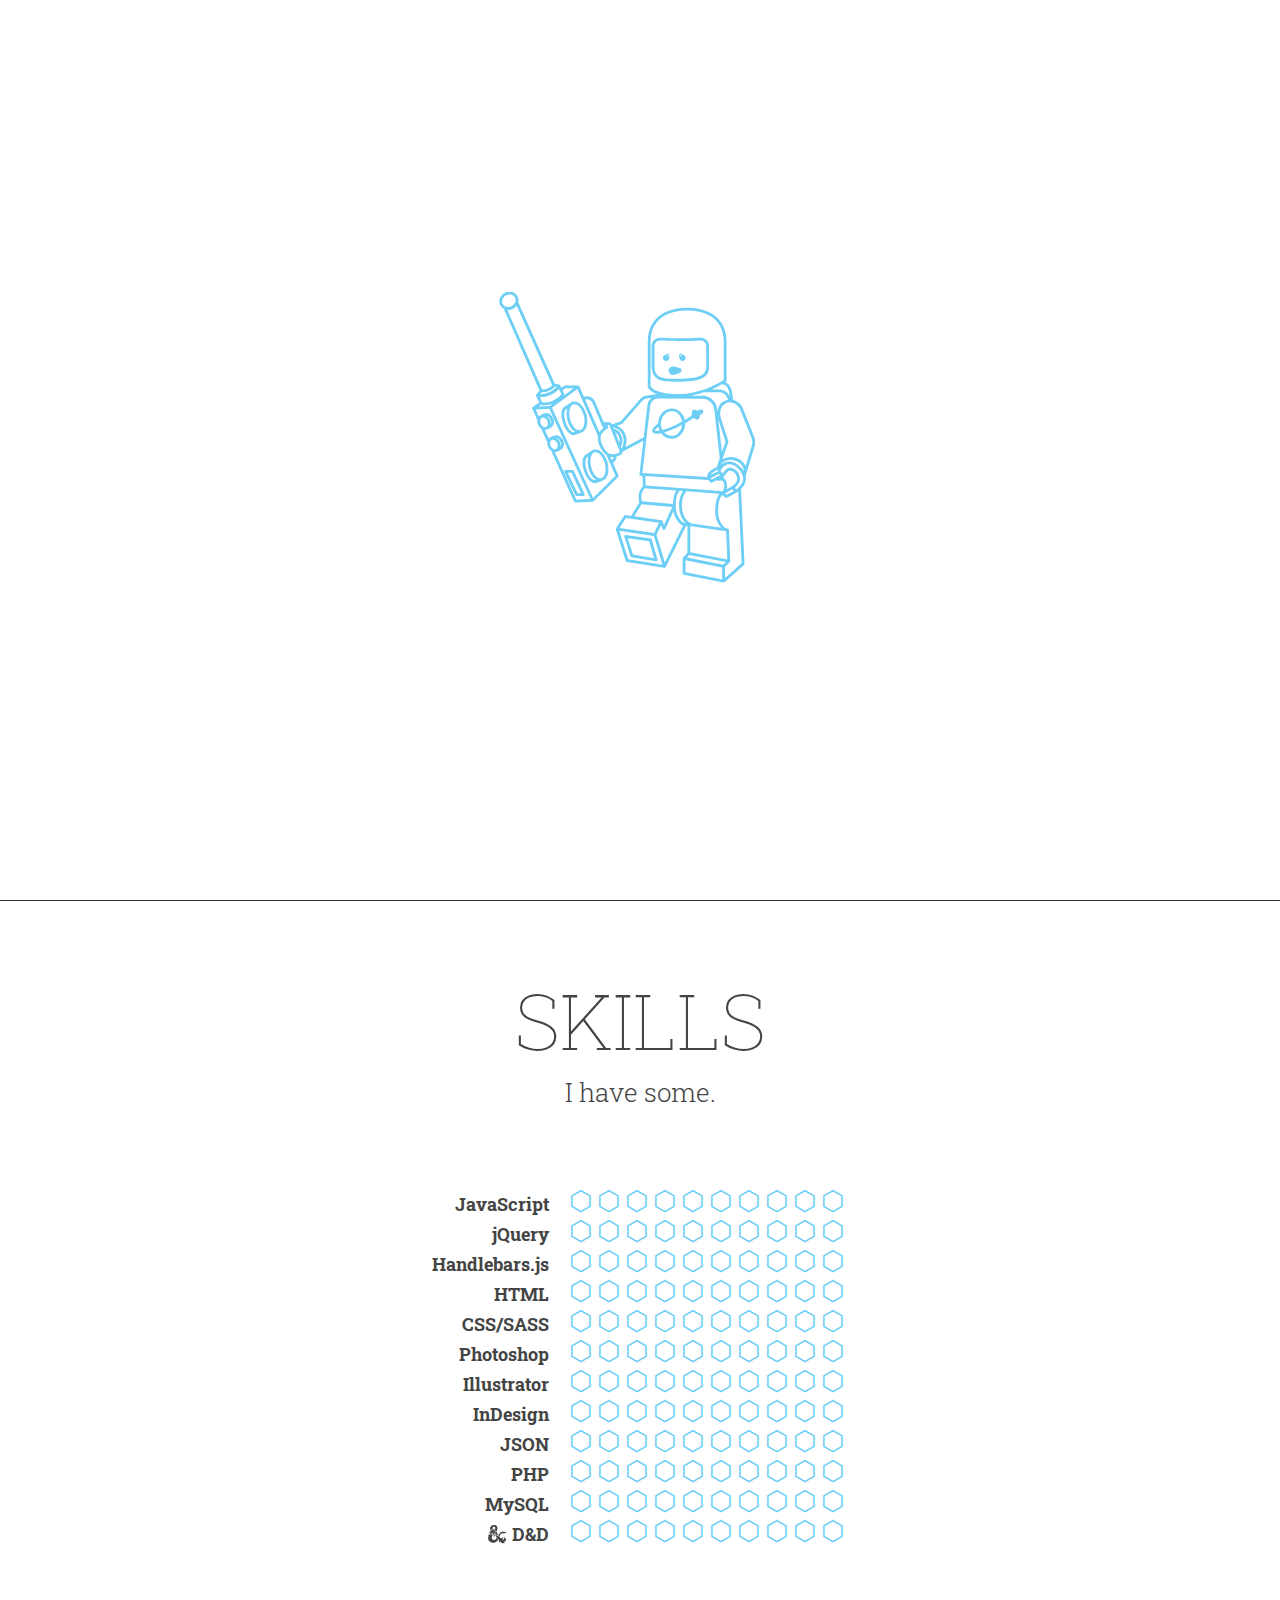
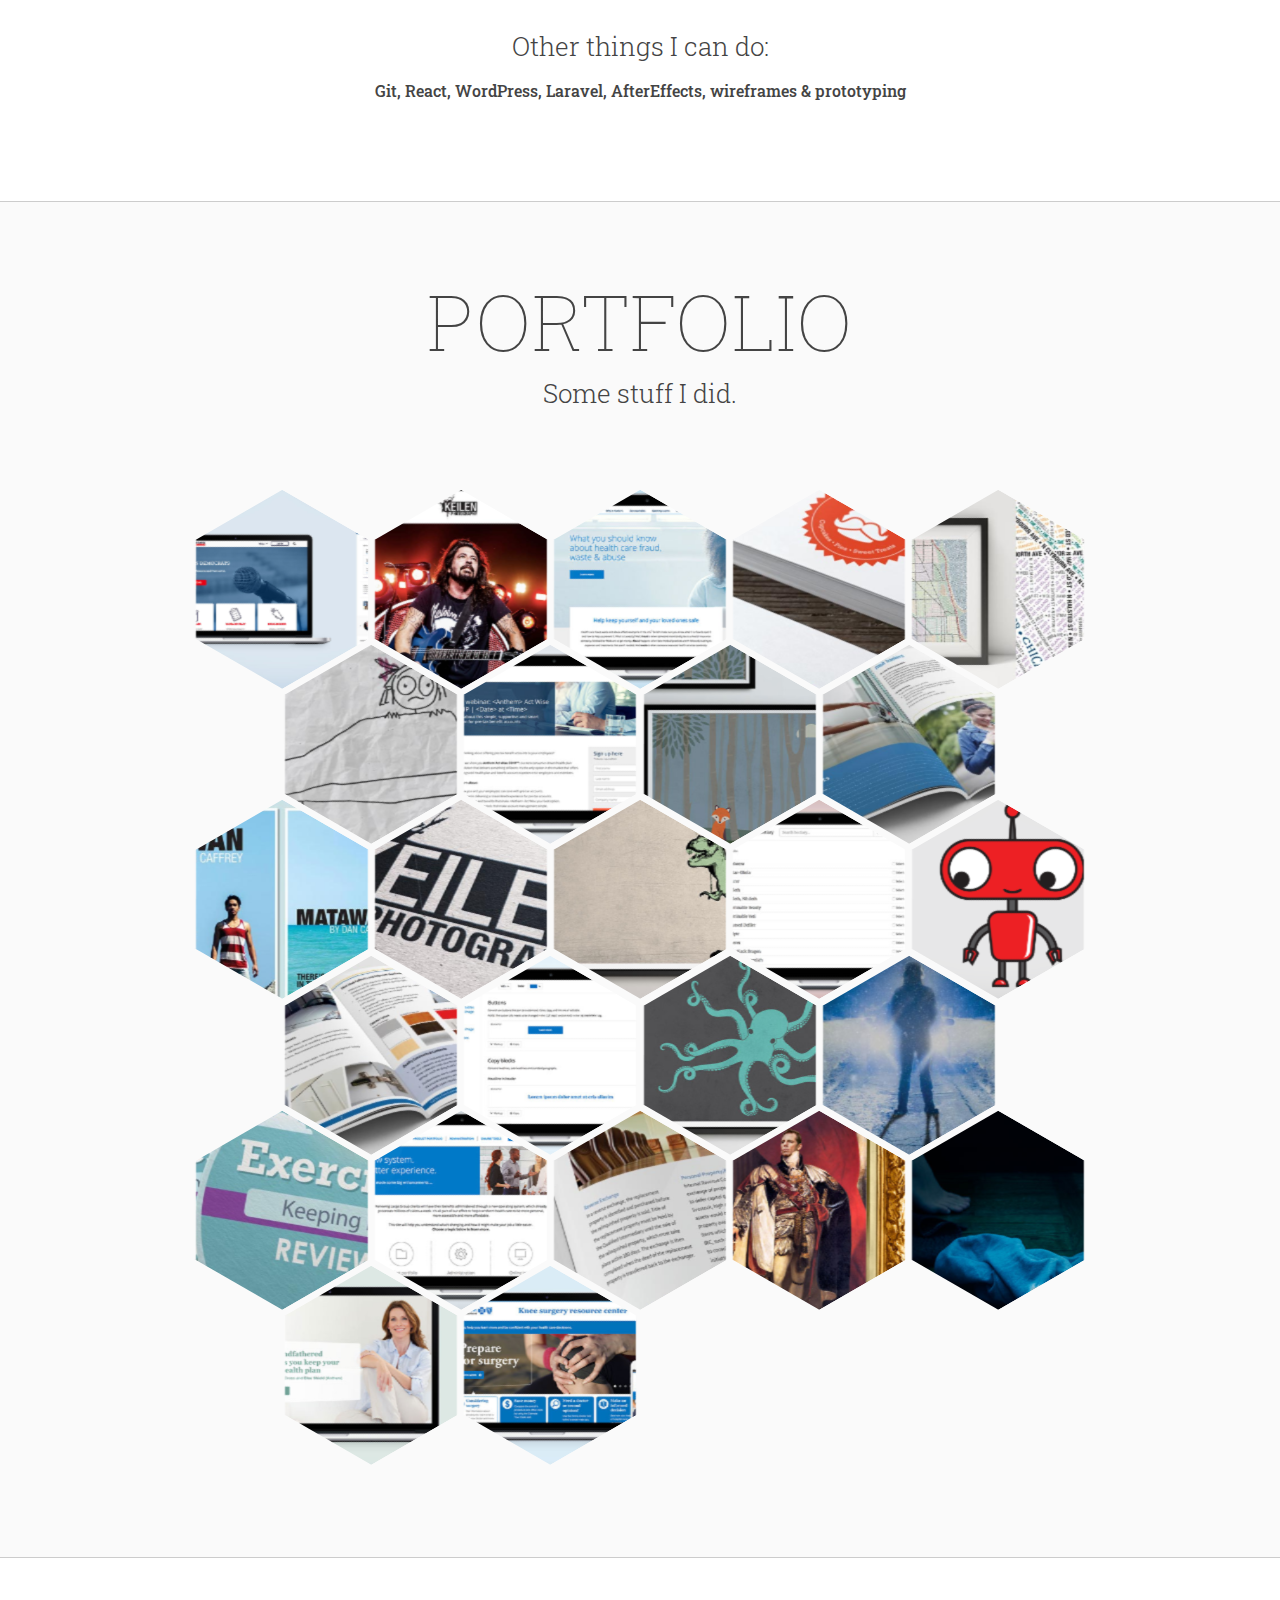
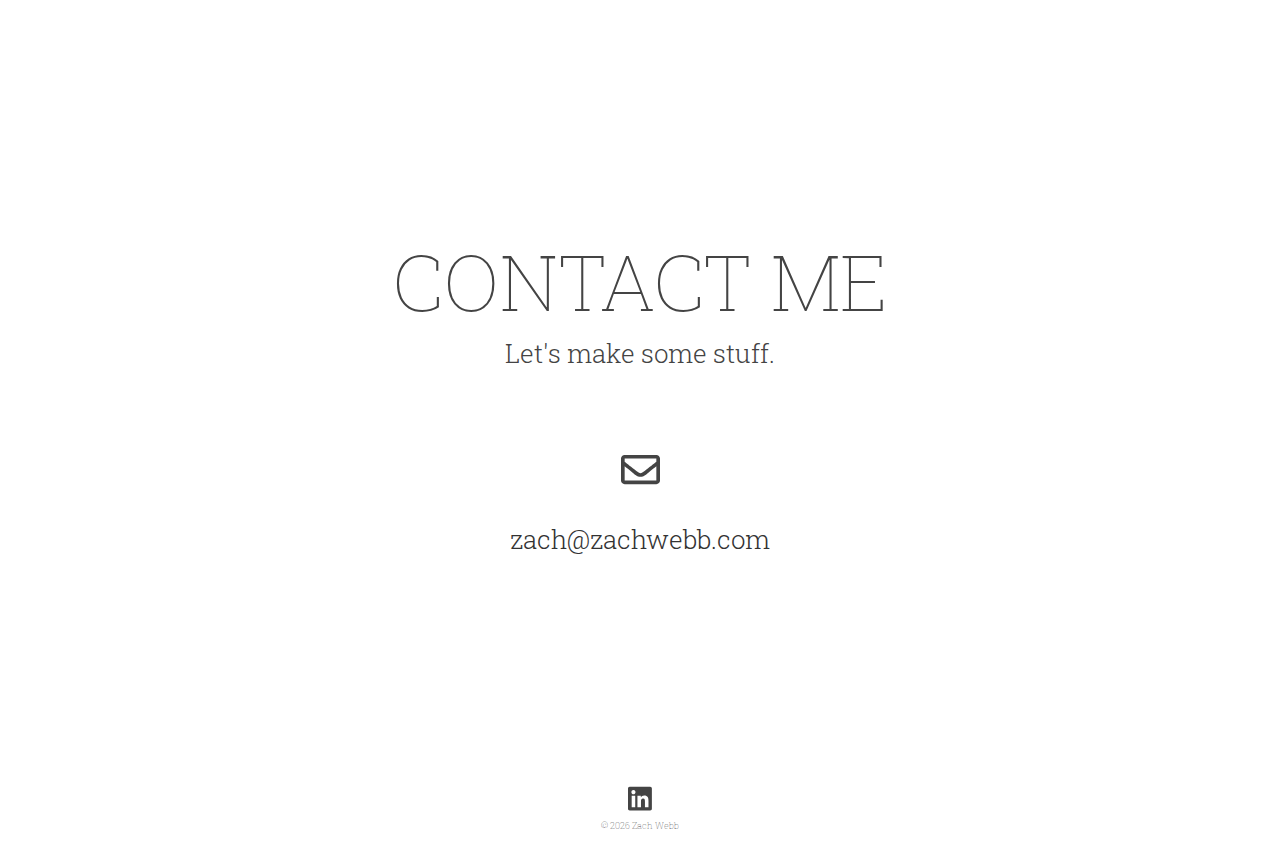
<file: index.html>
<!DOCTYPE html>
<html lang="en">

<head>
    <meta charset="utf-8">
    <meta http-equiv="X-UA-Compatible" content="IE=edge">
    <meta name="viewport" content="width=device-width, shrink-to-fit=no, initial-scale=1">
    <meta name="description" content="">
    <meta name="author" content="">
    <title>Zach Webb</title>
    <!-- Google fonts -->
    <link href="https://fonts.googleapis.com/css?family=Roboto+Slab:100,300,400,700" rel="stylesheet">
    <!-- Swipebox CSS -->
    <link rel="stylesheet" href="js/lib/swipebox/src/css/swipebox.css">
    <!-- Custom CSS -->
    <link href="css/style.css" rel="stylesheet">
    <link href="css/hexagons.css" rel="stylesheet">
    <!-- Font Awesome -->
    <script defer src="js/lib/fontawesome-free-5.1.0-web/js/all.js"></script>
    <!-- Font awesome shim -->
    <script defer src="js/lib/fontawesome-free-5.1.0-web/js/v4-shims.js"></script>
    <!-- HTML5 Shim and Respond.js IE8 support of HTML5 elements and media queries -->
    <!-- WARNING: Respond.js doesn't work if you view the page via file:// -->
    <!--[if lt IE 9]>
    <script src="https://oss.maxcdn.com/libs/html5shiv/3.7.0/html5shiv.js"></script>
    <script src="https://oss.maxcdn.com/libs/respond.js/1.4.2/respond.min.js"></script>
<![endif]-->
</head>

<body>
    <div id="preloader">
        <div class="plInner">
            <img src="images/spacemanPL.svg">
        </div>
    </div>

    <div id="pageWrap" class="group">
        <div id="toolBar">
            <div id="toolMenu">
                <a href="#splash">About</a>
                <a href="#skills">Skills</a>
                <a href="#portfolio">Portfolio</a>
                <a href="#contact">Contact</a>
            </div>
            <div class="toolLogo">
                <img class="mainLogo" src="images/zwSmV2.svg">
            </div>
        </div>
        <div class="content">
            <div id="splash" class="bgCover">
                <div id="splashContent">
                    <h1>Zach Webb</h1>
                    <h2 class="">Design. Development. Dungeons &amp; Dragons.</h2>
                    <div class="ruleSm"></div>
                    <p>Hi! I'm Zach. This is my portfolio. I'm a designer, developer, and all-around decent guy. I like LEGOs, board games, D&amp;D, baseball, playing music, and of course, <span class="noWrap">creating things.</span></p>
                    <p>I can currently Director of Product & Technology for the National&nbsp;Democratic&nbsp;Training&nbsp;Committee.</p>
                    <p>I think we'll be great friends.</p>
                    <div class="nextWrap">
                        <i class="fas fa-chevron-down"></i>
                    </div>
                </div>
            </div>
            <div id="skills" class="section bgCover">
                <h1>Skills</h1>
                <h2>I have some.</h2>
                <div class="ruleSm"></div>
                    <div class="center50">
                        
                    <div class="table">
                        
                        <div class="skill group">
                            <div class="skillName">
                                <!-- <i class="fab fa-js"></i>  -->JavaScript</div>
                            <div class="percent">
                                <div class="hexSkill fill"></div>
                                <div class="hexSkill fill"></div>
                                <div class="hexSkill fill"></div>
                                <div class="hexSkill fill"></div>
                                <div class="hexSkill fill"></div>
                                <div class="hexSkill fill"></div>
                                <div class="hexSkill fill"></div>
                                <div class="hexSkill fill"></div>
                                <div class="hexSkill"></div>
                                <div class="hexSkill"></div>
                            </div>
                        </div>
                        <div class="skill group">
                            <div class="skillName">jQuery</div>
                            <div class="percent">
                                <div class="hexSkill fill"></div>
                                <div class="hexSkill fill"></div>
                                <div class="hexSkill fill"></div>
                                <div class="hexSkill fill"></div>
                                <div class="hexSkill fill"></div>
                                <div class="hexSkill fill"></div>
                                <div class="hexSkill fill"></div>
                                <div class="hexSkill fill"></div>
                                <div class="hexSkill"></div>
                                <div class="hexSkill"></div>
                            </div>
                        </div>
                        <div class="skill group">
                            <div class="skillName">
                                <!-- <i class="fab fa-css3-alt"></i>  -->Handlebars.js</div>
                            <div class="percent">
                                <div class="hexSkill fill"></div>
                                <div class="hexSkill fill"></div>
                                <div class="hexSkill fill"></div>
                                <div class="hexSkill fill"></div>
                                <div class="hexSkill fill"></div>
                                <div class="hexSkill fill"></div>
                                <div class="hexSkill fill"></div>
                                <div class="hexSkill fill"></div>
                                <div class="hexSkill fill"></div>
                                <div class="hexSkill"></div>
                            </div>
                        </div>
                        <div class="skill group">
                            <div class="skillName">
                                <!-- <i class="fab fa-html5"></i>  -->HTML</div>
                            <div class="percent">
                                <div class="hexSkill fill"></div>
                                <div class="hexSkill fill"></div>
                                <div class="hexSkill fill"></div>
                                <div class="hexSkill fill"></div>
                                <div class="hexSkill fill"></div>
                                <div class="hexSkill fill"></div>
                                <div class="hexSkill fill"></div>
                                <div class="hexSkill fill"></div>
                                <div class="hexSkill"></div>
                                <div class="hexSkill"></div>
                            </div>
                        </div>
                        <div class="skill group">
                            <div class="skillName">
                                <!-- <i class="fab fa-css3-alt"></i>  -->CSS/SASS</div>
                            <div class="percent">
                                <div class="hexSkill fill"></div>
                                <div class="hexSkill fill"></div>
                                <div class="hexSkill fill"></div>
                                <div class="hexSkill fill"></div>
                                <div class="hexSkill fill"></div>
                                <div class="hexSkill fill"></div>
                                <div class="hexSkill fill"></div>
                                <div class="hexSkill fill"></div>
                                <div class="hexSkill"></div>
                                <div class="hexSkill"></div>
                            </div>
                        </div>
                        <div class="skill group">
                            <div class="skillName">Photoshop</div>
                            <div class="percent">
                                <div class="hexSkill fill"></div>
                                <div class="hexSkill fill"></div>
                                <div class="hexSkill fill"></div>
                                <div class="hexSkill fill"></div>
                                <div class="hexSkill fill"></div>
                                <div class="hexSkill fill"></div>
                                <div class="hexSkill fill"></div>
                                <div class="hexSkill fill"></div>
                                <div class="hexSkill fill"></div>
                                <div class="hexSkill"></div>
                            </div>
                        </div>
                        <div class="skill group">
                            <div class="skillName">Illustrator</div>
                            <div class="percent">
                                <div class="hexSkill fill"></div>
                                <div class="hexSkill fill"></div>
                                <div class="hexSkill fill"></div>
                                <div class="hexSkill fill"></div>
                                <div class="hexSkill fill"></div>
                                <div class="hexSkill fill"></div>
                                <div class="hexSkill fill"></div>
                                <div class="hexSkill fill"></div>
                                <div class="hexSkill fill"></div>
                                <div class="hexSkill"></div>
                            </div>
                        </div>
                        <div class="skill group">
                            <div class="skillName">InDesign</div>
                            <div class="percent">
                                <div class="hexSkill fill"></div>
                                <div class="hexSkill fill"></div>
                                <div class="hexSkill fill"></div>
                                <div class="hexSkill fill"></div>
                                <div class="hexSkill fill"></div>
                                <div class="hexSkill fill"></div>
                                <div class="hexSkill fill"></div>
                                <div class="hexSkill fill"></div>
                                <div class="hexSkill fill"></div>
                                <div class="hexSkill"></div>
                            </div>
                        </div>
                        <div class="skill group">
                            <div class="skillName">JSON</div>
                            <div class="percent">
                                <div class="hexSkill fill"></div>
                                <div class="hexSkill fill"></div>
                                <div class="hexSkill fill"></div>
                                <div class="hexSkill fill"></div>
                                <div class="hexSkill fill"></div>
                                <div class="hexSkill fill"></div>
                                <div class="hexSkill fill"></div>
                                <div class="hexSkill fill"></div>
                                <div class="hexSkill fill"></div>
                                <div class="hexSkill"></div>
                            </div>
                        </div>
                        <div class="skill group">
                            <div class="skillName">
                                <!-- <i class="fab fa-php"></i>  -->PHP</div>
                            <div class="percent">
                                <div class="hexSkill fill"></div>
                                <div class="hexSkill fill"></div>
                                <div class="hexSkill fill"></div>
                                <div class="hexSkill fill"></div>
                                <div class="hexSkill fill"></div>
                                <div class="hexSkill fill"></div>
                                <div class="hexSkill fill"></div>
                                <div class="hexSkill fill"></div>
                                <div class="hexSkill"></div>
                                <div class="hexSkill"></div>
                            </div>
                        </div>
                        <div class="skill group">
                            <div class="skillName">
                                <!-- <i class="fas fa-database"></i>  -->MySQL</div>
                            <div class="percent">
                                <div class="hexSkill fill"></div>
                                <div class="hexSkill fill"></div>
                                <div class="hexSkill fill"></div>
                                <div class="hexSkill fill"></div>
                                <div class="hexSkill fill"></div>
                                <div class="hexSkill fill"></div>
                                <div class="hexSkill"></div>
                                <div class="hexSkill"></div>
                                <div class="hexSkill"></div>
                                <div class="hexSkill"></div>
                            </div>
                        </div>
                        <div class="skill group">
                            <div class="skillName"><i class="fab fa-d-and-d"></i> D&amp;D</div>
                            <div class="percent">
                                <div class="hexSkill fill"></div>
                                <div class="hexSkill fill"></div>
                                <div class="hexSkill fill"></div>
                                <div class="hexSkill fill"></div>
                                <div class="hexSkill fill"></div>
                                <div class="hexSkill fill"></div>
                                <div class="hexSkill fill"></div>
                                <div class="hexSkill fill"></div>
                                <div class="hexSkill fill"></div>
                                <div class="hexSkill fill"></div>
                            </div>
                        </div>
                    </div>

                    <div class="textCenter">
                        <div class="ruleSm"></div>
                        <h2>Other things I can do:</h2>
                        <p>Git, React, WordPress, Laravel, AfterEffects, wireframes & prototyping</p>
                    </div>
                </div>
            </div>
            <div id="portfolio" class="section bgCover">
                <h1>Portfolio</h1>
                <h2>Some stuff I did.</h2>
                <div class="ruleSm"></div>
                <!-- <div id="portWrap" class="grid group">
                    
                </div> -->

                 <ul id="hexGrid"></ul>
            </div>
            <div id="contact" class="section bgCover">
                <div class="centerWrap">
                    <h1>Contact me</h1>
                    <h2>Let's make some stuff.</h2>
                    <div class="ruleSm"></div>
                    <div class="center50 textCenter">
                        
                        <div class="emailIcon">
                            
                        <i class="far fa-envelope"></i>
                        </div>
                        <div class="emailWrap">
                            <a href="#" class="link"><span id="email">please enable javascript to view</span>
                            </a>
                        </div>
                    </div>
                </div>
                <footer>
                    <div class="social">
                        <a href="http://www.linkedin.com/in/zachary-webb-998bbb1b">
                            <i class="fab fa-linkedin"></i>
                        </a>
                    </div>
                    <div>&copy; <span class="currentYear"></span> Zach Webb</div> 
                </footer>
            </div>
        </div>
    </div>
    <!-- jQuery -->
    <script src="js/lib/jquery-3.2.1.min.js"></script>
    <!-- Handlebars -->
    <script src="js/lib/handlebars-v4.0.5.js"></script>
    <!-- Swipebox -->
    <script src="js/lib/swipebox/src/js/jquery.swipebox.js"></script>
    <!-- Custom JavaScript -->
    <script src="js/script.js"></script>
</body>

</html>
</file>
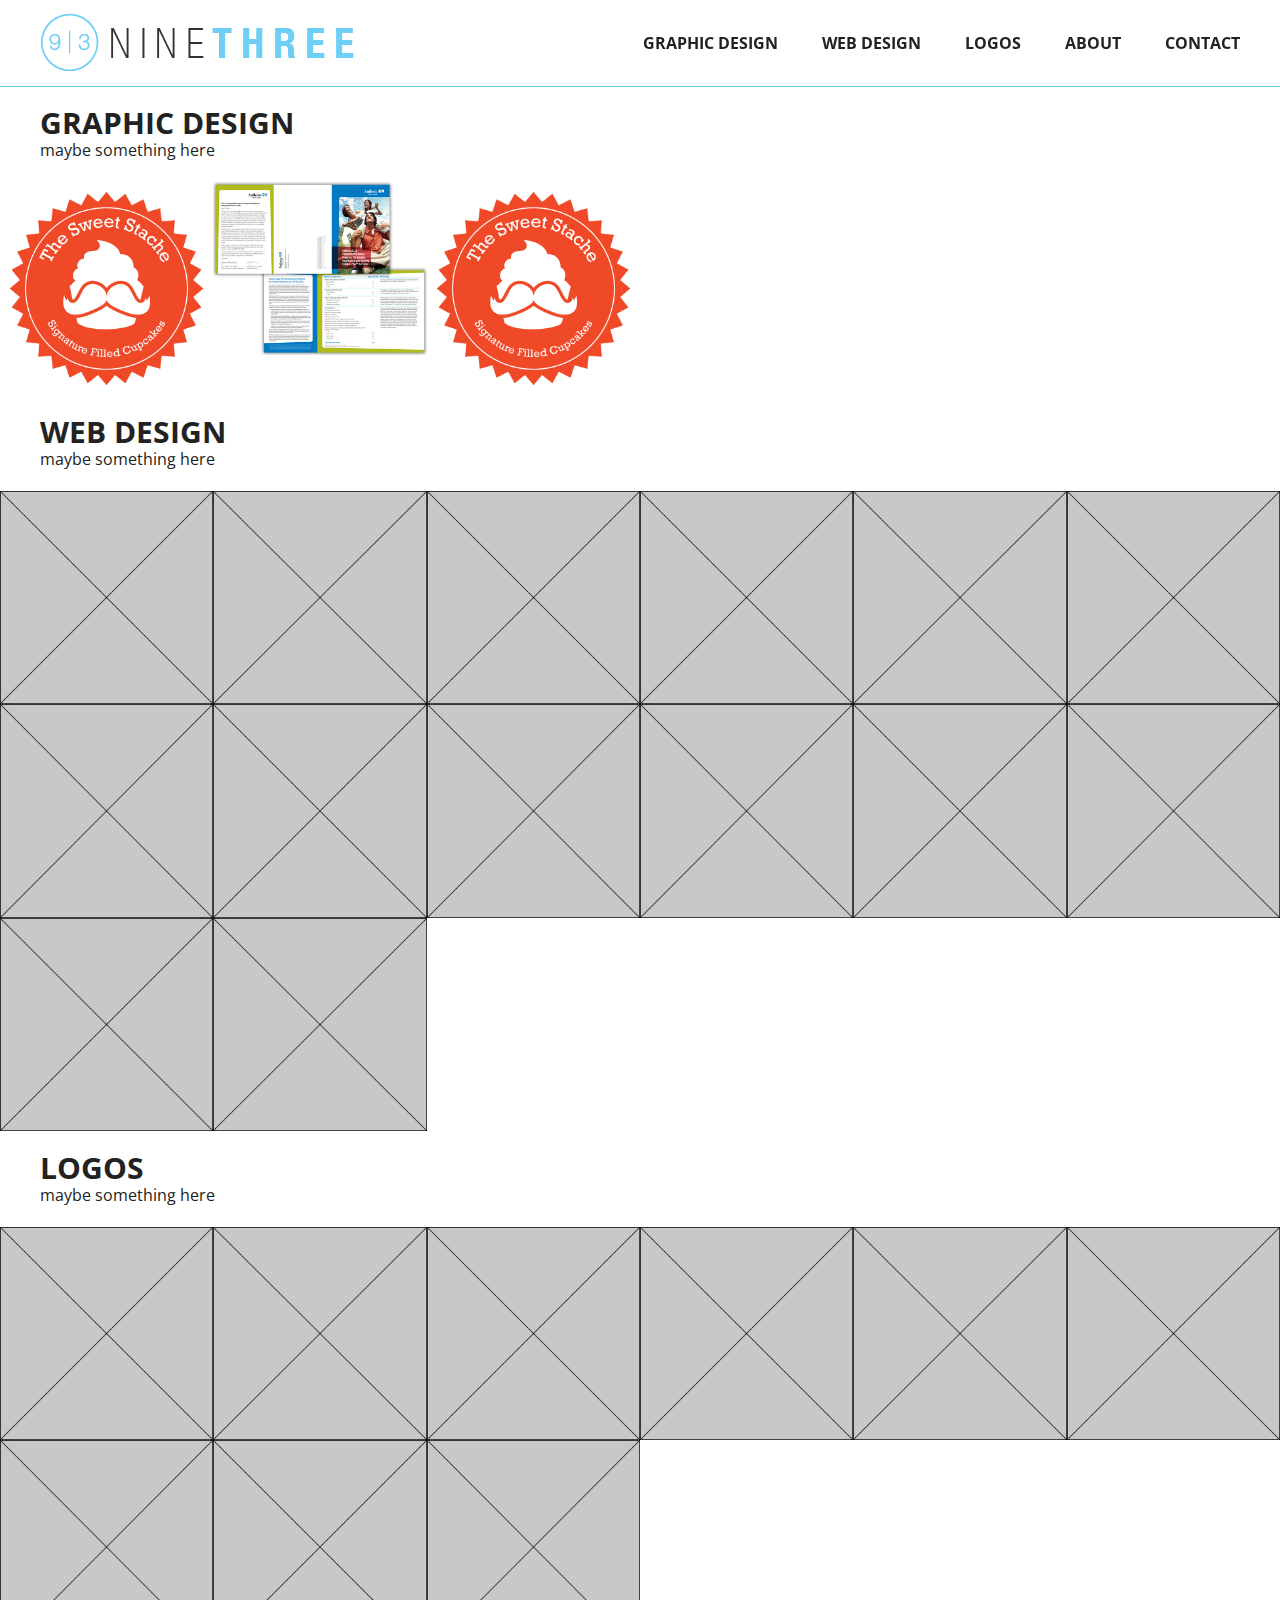
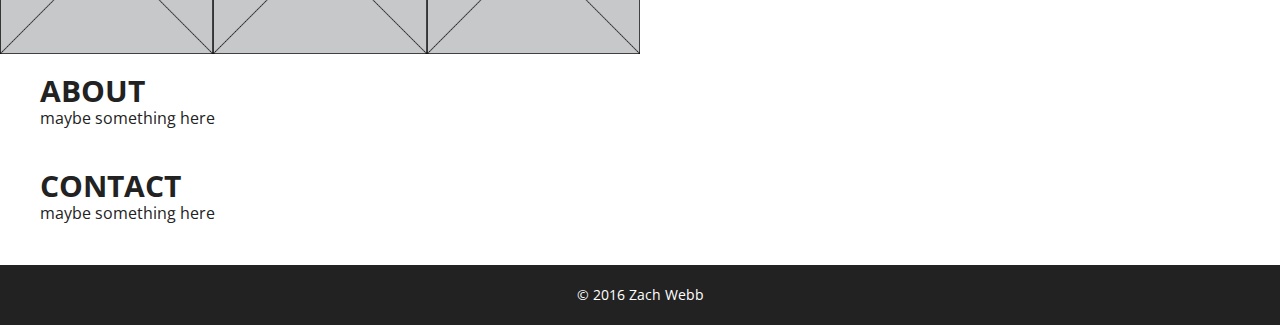
<file: NineThree/index.html>
<!DOCTYPE html>
<html lang="en">
	<head>
	<meta charset="utf-8">
    <meta http-equiv="X-UA-Compatible" content="IE=edge">
	<meta name="viewport" content="width=device-width, initial-scale=1">
	<!-- The above 3 meta tags *must* come first in the head; any other head content must come *after* these tags -->

	<title>Nine Three Studios</title>

	<!-- Bootstrap -->
    <link href="bootstrap-3.3.6-dist/css/bootstrap.min.css" rel="stylesheet">

    <!-- HTML5 shim and Respond.js for IE8 support of HTML5 elements and media queries -->
    <!-- WARNING: Respond.js doesn't work if you view the page via file:// -->
    <!--[if lt IE 9]>
      <script src="https://oss.maxcdn.com/html5shiv/3.7.2/html5shiv.min.js"></script>
      <script src="https://oss.maxcdn.com/respond/1.4.2/respond.min.js"></script>
    <![endif]-->


	<link href="css/style.css" rel="stylesheet" type="text/css" media="screen" />

	<link href="css/colorbox.css" rel="stylesheet" type="text/css" media="screen" />

	<link href='http://fonts.googleapis.com/css?family=Amatic+SC' rel='stylesheet' type='text/css'>

	<link href='http://fonts.googleapis.com/css?family=Open+Sans+Condensed:300' rel='stylesheet' type='text/css'>
	<!--<link rel="shortcut icon" href="/favicon.ico" type="image/x-icon">
	<link rel="icon" href="/favicon.ico" type="image/x-icon">-->


	</head>
	<body>
		<div id="wrap">
			<div id="header-wrap" class="group">
				<div id="header" class="group">
					<div id="logo">
						<a href="#"><img src="images/logo.png"></a>
					</div><!-- End Logo -->
					<div id="nav">
						<div id="navWrap">
							<a href="#graphicdesign" class="navlink">Graphic Design</a>
							<a href="#webdesign" class="navlink">Web Design</a>
							<a href="#logos" class="navlink">Logos</a>
							<a href="#about" class="navlink">About</a>
							<a href="#contact" class="navlink">Contact</a>
						</div>


						<!--<ul>
							<li><a href="#graphicdesign" class="navlink">Graphic Design</a></li>
							<li><a href="#webdesign" class="navlink">Web Design</a></li>
							<li><a href="#">Logos</a></li>
							<li><a href="#">About</a></li>
							<li><a href="#">Contact</a></li>
						</ul>-->
					</div><!-- End Nav -->
				</div><!-- End Header -->
			</div>
			<div id="main-content">
				<div class="page-content group">
					<div id="graphicdesign" class="anchor"></div>
					<div class="description">
						<h1>Graphic Design</h1>
						<p>maybe something here</p>
					</div><!-- End description -->
					<div class="row nopadding">
						<div class="col-xs-6 col-sm-4 col-md-3 col-lg-2 nopadding"><a class="gallery" title="Sweet Stache Logo" href="images/logos/sweet-stache.png"><img src="images/logos/sweet-stache.png" class="portfolio"></a></div>
						<div class="col-xs-6 col-sm-4 col-md-3 col-lg-2 nopadding"><a class="gallery" href="images/graphic-design/bonus-program-mailer.jpg"><img src="images/graphic-design/bonus-program-mailer.jpg" class="portfolio"></a></div>
						<div class="col-xs-6 col-sm-4 col-md-3 col-lg-2 nopadding"><a class="gallery" href="images/logos/sweet-stache.png"><img src="images/logos/sweet-stache.png" class="portfolio"></a></div>
					</div>
				</div><!-- End page-content -->

				<div class="page-content group">
					<div id="webdesign" class="anchor"></div>
					<div class="description">
						<h1>Web Design</h1>
						<p>maybe something here</p>
					</div><!-- End description -->

					<div class="row nopadding">
						<div class="col-xs-6 col-sm-4 col-md-3 col-lg-2 nopadding"><a class="gallery" title="Sweet Stache Logo" href="images/big/tile3.jpg"><img src="images/image.png" class="portfolio"></a></div>
						<div class="col-xs-6 col-sm-4 col-md-3 col-lg-2 nopadding"><a class="youtube" href="https://www.youtube.com/embed/P-LvHlr6foE"><img src="images/image.png" class="portfolio"></a></div>
						<div class="col-xs-6 col-sm-4 col-md-3 col-lg-2 nopadding"><a href="#"><img src="images/image.png" class="portfolio"></a></div>
						<div class="col-xs-6 col-sm-4 col-md-3 col-lg-2 nopadding"><a href="#"><img src="images/image.png" class="portfolio"></a></div>
						<div class="col-xs-6 col-sm-4 col-md-3 col-lg-2 nopadding"><a href="#"><img src="images/image.png" class="portfolio"></a></div>
						<div class="col-xs-6 col-sm-4 col-md-3 col-lg-2 nopadding"><a href="#"><img src="images/image.png" class="portfolio"></a></div>
						<div class="col-xs-6 col-sm-4 col-md-3 col-lg-2 nopadding"><a href="#"><img src="images/image.png" class="portfolio"></a></div>
						<div class="col-xs-6 col-sm-4 col-md-3 col-lg-2 nopadding"><a href="#"><img src="images/image.png" class="portfolio"></a></div>
						<div class="col-xs-6 col-sm-4 col-md-3 col-lg-2 nopadding"><a href="#"><img src="images/image.png" class="portfolio"></a></div>
						<div class="col-xs-6 col-sm-4 col-md-3 col-lg-2 nopadding"><a href="#"><img src="images/image.png" class="portfolio"></a></div>
						<div class="col-xs-6 col-sm-4 col-md-3 col-lg-2 nopadding"><a href="#"><img src="images/image.png" class="portfolio"></a></div>
						<div class="col-xs-6 col-sm-4 col-md-3 col-lg-2 nopadding"><a href="#"><img src="images/image.png" class="portfolio"></a></div>
						<div class="col-xs-6 col-sm-4 col-md-3 col-lg-2 nopadding"><a href="#"><img src="images/image.png" class="portfolio"></a></div>
						<div class="col-xs-6 col-sm-4 col-md-3 col-lg-2 nopadding"><a href="#"><img src="images/image.png" class="portfolio"></a></div>
					</div>
				</div><!-- End page-content -->

				<div class="page-content group">
					<div id="logos" class="anchor"></div>
					<div class="description">
						<h1>Logos</h1>
						<p>maybe something here</p>
					</div><!-- End description -->
					<div class="row nopadding">
						<div class="col-xs-6 col-sm-4 col-md-3 col-lg-2 nopadding"><a href="#"><img src="images/image.png" class="portfolio"></a></div>
						<div class="col-xs-6 col-sm-4 col-md-3 col-lg-2 nopadding"><a href="#"><img src="images/image.png" class="portfolio"></a></div>
						<div class="col-xs-6 col-sm-4 col-md-3 col-lg-2 nopadding"><a href="#"><img src="images/image.png" class="portfolio"></a></div>
						<div class="col-xs-6 col-sm-4 col-md-3 col-lg-2 nopadding"><a href="#"><img src="images/image.png" class="portfolio"></a></div>
						<div class="col-xs-6 col-sm-4 col-md-3 col-lg-2 nopadding"><a href="#"><img src="images/image.png" class="portfolio"></a></div>
						<div class="col-xs-6 col-sm-4 col-md-3 col-lg-2 nopadding"><a href="#"><img src="images/image.png" class="portfolio"></a></div>
						<div class="col-xs-6 col-sm-4 col-md-3 col-lg-2 nopadding"><a href="#"><img src="images/image.png" class="portfolio"></a></div>
						<div class="col-xs-6 col-sm-4 col-md-3 col-lg-2 nopadding"><a href="#"><img src="images/image.png" class="portfolio"></a></div>
						<div class="col-xs-6 col-sm-4 col-md-3 col-lg-2 nopadding"><a href="#"><img src="images/image.png" class="portfolio"></a></div>
					</div>
				</div><!-- End page-content -->

				<div class="page-content group">
					<div id="about" class="anchor"></div>
					<div class="description">
						<h1>About</h1>
						<p>maybe something here</p>
					</div><!-- End description -->
				</div><!-- End page-content -->

				<div class="page-content group">
					<div id="contact" class="anchor"></div>
					<div class="description">
						<h1>contact</h1>
						<p>maybe something here</p>
					</div><!-- End description -->
				</div><!-- End page-content -->

				
				<div id="footer">
					<p>&copy; 2016 Zach Webb</p>
				</div><!-- End Footer -->
			</div><!-- End main-content -->
		</div><!-- End Wrap -->

		<!-- Include all compiled plugins (below), or include individual files as needed -->
    	<script type='text/javascript' src='js/lib/jquery-1.12.0.js'></script>	

    	<script src="bootstrap-3.3.6-dist/js/bootstrap.min.js"></script>

		<script type='text/javascript' src='js/script.js'></script>

		<script type='text/javascript' src='js/jquery.colorbox-min.js'></script>		

	</body>
</html>
</file>
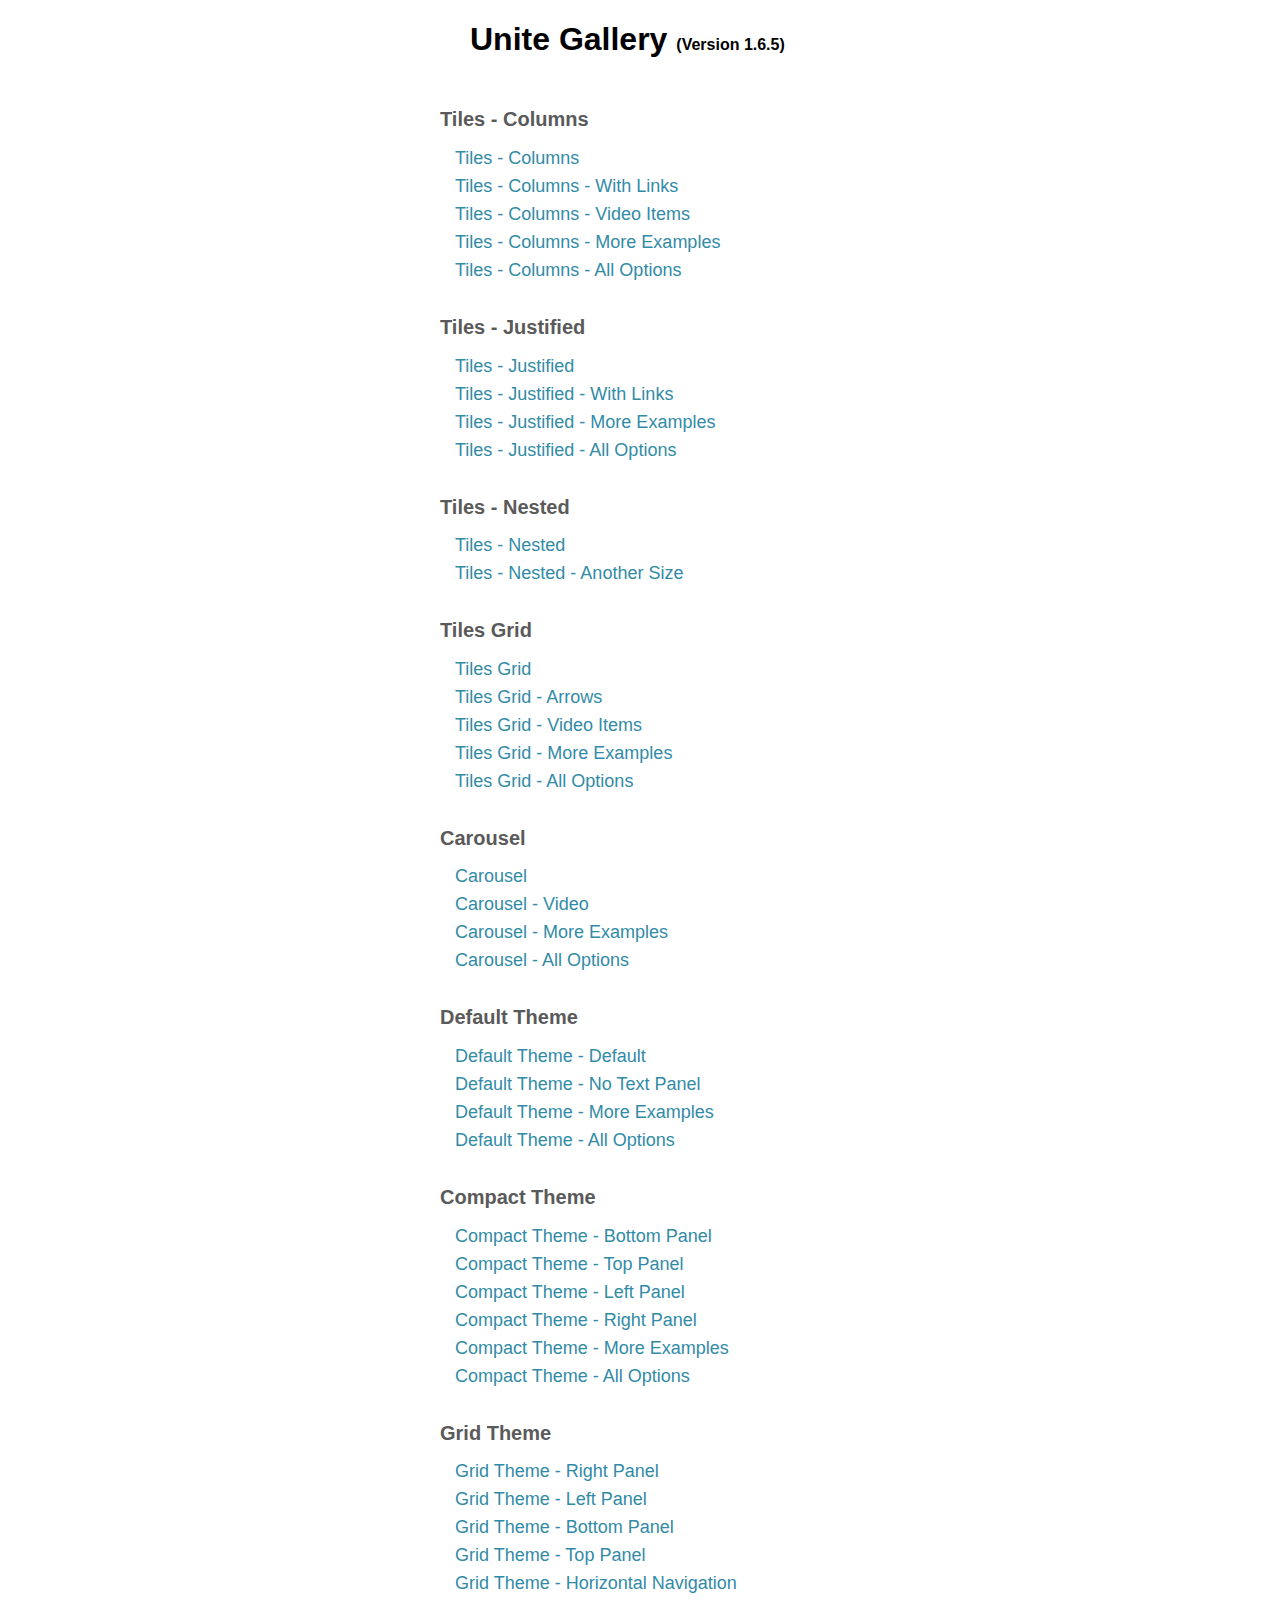
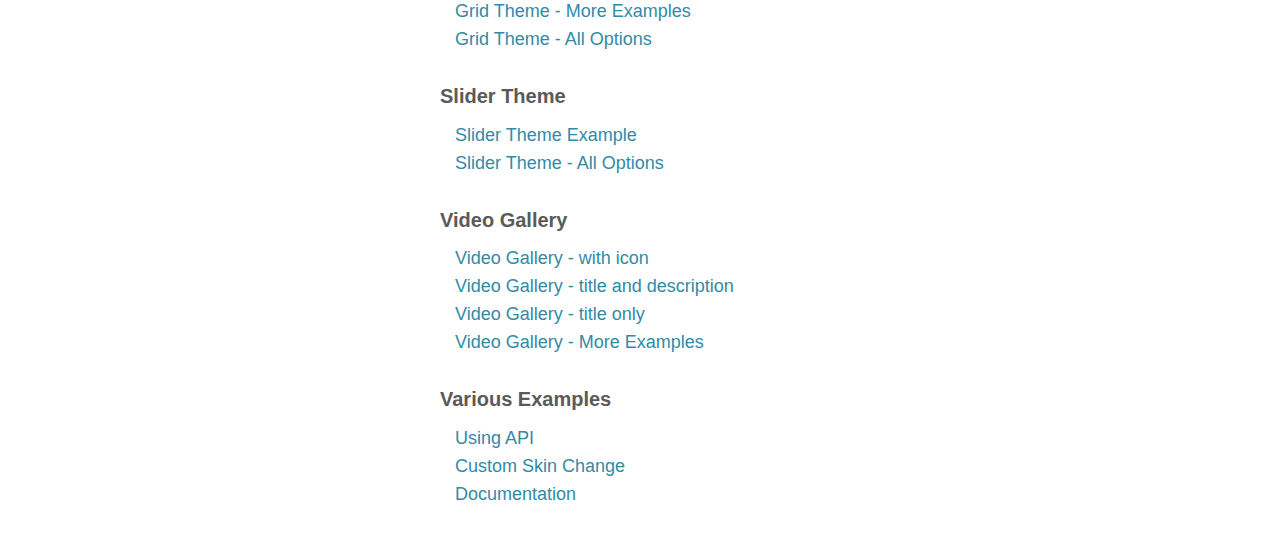
<file: unitegallery-master/package/index.html>
<!DOCTYPE html>

<html xmlns="http://www.w3.org/1999/xhtml">
<head>
<meta http-equiv="Content-Type" content="text/html; charset=UTF-8" />
<title>Unite Gallery</title>

	<script type='text/javascript' src='unitegallery/js/jquery-11.0.min.js'></script>		
	
	<style>
		body{
			font-family:sans-serif,verdana;
			color:#5A5A5A;
		}
		
		.main{
			margin:0px auto;
			width:400px;
			padding-bottom:20px;
		}
		
		ul{
			margin:0px;
			padding:0px;
			display:block;			
		}
		
		ul li{
			text-align:left;
			list-style:none;
			margin-top:7px;
			padding-left:15px;
		}
		
		ul li a{
			text-decoration:none;
			font-size:18px;
			color:#328BA6;
		}
		
		ul li a:hover{
			color:#40A632;
		}
		
		h1{
			padding-left:30px;
			margin-bottom:50px;
		}
		h1 a{
			text-decoration:none;
			color:#000000;
		}
		h1 a:hover{
			text-decoration:underline;
		}
		
		h1 span{
			font-size:16px;
		}
		
		h2{
			margin-top:35px;
			font-size:20px;
		}
		
	</style>
	
</head>

<body>
	
	<div class="main">
		<h1><a href="http://unitegallery.net" target="_blank">Unite Gallery</a> <span><a href="unitegallery/release_log.txt" target="_blank">(Version 1.6.5)</a></span></h1>

		<h2>Tiles - Columns</h2>
		
		<ul>
			<li>
				<a href="tiles_columns.html" target="_blank">Tiles - Columns</a>
			</li>
			<li>
				<a href="tiles_columns_links.html" target="_blank">Tiles - Columns - With Links</a>
			</li>
			<li>
				<a href="tiles_columns_video.html" target="_blank">Tiles - Columns - Video Items</a>
			</li>
			<li>
				<a href="http://unitegallery.net/index.php?page=tiles-columns-variuos" target="_blank">Tiles - Columns - More Examples</a>
			</li>
			<li>
				<a href="http://unitegallery.net/index.php?page=tiles-columns-options" target="_blank">Tiles - Columns - All Options</a>
			</li>
			
		</ul>
		
		<h2>Tiles - Justified</h2>
		
		<ul>
			<li>
				<a href="tiles_justified.html" target="_blank">Tiles - Justified</a>
			</li>
			<li>
				<a href="tiles_justified_links.html" target="_blank">Tiles - Justified - With Links</a>
			</li>
			<li>
				<a href="http://unitegallery.net/index.php?page=tiles-justified-various" target="_blank">Tiles - Justified - More Examples</a>
			</li>
			<li>
				<a href="http://unitegallery.net/index.php?page=tiles-justified-options" target="_blank">Tiles - Justified - All Options</a>
			</li>
		</ul>

		<h2>Tiles - Nested</h2>
		
		<ul>
			<li>
				<a href="tiles_nested.html" target="_blank">Tiles - Nested</a>
			</li>
			<li>
				<a href="tiles_nested_size.html" target="_blank">Tiles - Nested - Another Size</a>
			</li>
		</ul>
	
		<h2>Tiles Grid</h2>
		
		<ul>
			<li>
				<a href="tilesgrid.html" target="_blank">Tiles Grid</a>
			</li>
			<li>
				<a href="tilesgrid_arrows.html" target="_blank">Tiles Grid - Arrows</a>
			</li>
			<li>
				<a href="tilesgrid_video.html" target="_blank">Tiles Grid - Video Items</a>
			</li>
			<li>
				<a href="http://unitegallery.net/index.php?page=tilesgrid-variuos" target="_blank">Tiles Grid - More Examples</a>
			</li>
			<li>
				<a href="http://unitegallery.net/index.php?page=tilesgrid-options" target="_blank">Tiles Grid - All Options</a>
			</li>
		</ul>
		
		<h2>Carousel</h2>
		
		<ul>
			<li>
				<a href="carousel.html" target="_blank">Carousel</a>
			</li>
			<li>
				<a href="carousel_video.html" target="_blank">Carousel - Video</a>
			</li>
			<li>
				<a href="http://unitegallery.net/index.php?page=carousel-various" target="_blank">Carousel - More Examples</a>
			</li>
			<li>
				<a href="http://unitegallery.net/index.php?page=carousel-options" target="_blank">Carousel - All Options</a>
			</li>
		</ul>
		
			
		<h2>Default Theme</h2>
		
		<ul>
			<li>
				<a href="default.html" target="_blank">Default Theme - Default</a>
			</li>
			<li>
				<a href="default_no_panel.html" target="_blank">Default Theme - No Text Panel</a>
			</li>
			<li>
				<a href="http://unitegallery.net/index.php?page=default-variuos" target="_blank">Default Theme - More Examples</a>
			</li>
			<li>
				<a href="http://unitegallery.net/index.php?page=default-options" target="_blank">Default Theme - All Options</a>
			</li>
		</ul>
		
		<h2>Compact Theme</h2>
		
		<ul>
			<li>
				<a href="compact_bottom.html" target="_blank">Compact Theme - Bottom Panel</a>
			</li>
			<li>
				<a href="compact_top.html" target="_blank">Compact Theme - Top Panel</a>
			</li>
			<li>
				<a href="compact_left.html" target="_blank">Compact Theme - Left Panel</a>
			</li>
			<li>
				<a href="compact_right.html" target="_blank">Compact Theme - Right Panel</a>
			</li>
			<li>
				<a href="http://unitegallery.net/index.php?page=compact-variuos" target="_blank">Compact Theme - More Examples</a>
			</li>
			<li>
				<a href="http://unitegallery.net/index.php?page=compact-options" target="_blank">Compact Theme - All Options</a>
			</li>
		</ul>
		
		<h2>Grid Theme</h2>
		
		<ul>
			<li>
				<a href="grid_right.html" target="_blank">Grid Theme - Right Panel</a>
			</li>
			<li>
				<a href="grid_left.html" target="_blank">Grid Theme - Left Panel</a>
			</li>
			<li>
				<a href="grid_bottom.html" target="_blank">Grid Theme - Bottom Panel</a>
			</li>
			<li>
				<a href="grid_top.html" target="_blank">Grid Theme - Top Panel</a>
			</li>
			<li>
				<a href="grid_horizontal.html" target="_blank">Grid Theme - Horizontal Navigation</a>
			</li>
			<li>
				<a href="http://unitegallery.net/index.php?page=grid-various" target="_blank">Grid Theme - More Examples</a>
			</li>
			<li>
				<a href="http://unitegallery.net/index.php?page=grid-options" target="_blank">Grid Theme - All Options</a>
			</li>
		</ul>
		
		<h2>Slider Theme</h2>
		
		<ul>
			<li>
				<a href="slider.html" target="_blank">Slider Theme Example</a>
			</li>
			<li>
				<a href="http://unitegallery.net/index.php?page=slider-options" target="_blank">Slider Theme - All Options</a>
			</li>
		</ul>
	
		<h2>Video Gallery</h2>
		
		<ul>
			<li>
				<a href="video_icon.html" target="_blank">Video Gallery - with icon</a>
			</li>
			<li>
				<a href="video_both.html" target="_blank">Video Gallery - title and description</a>
			</li>
			<li>
				<a href="video_title.html" target="_blank">Video Gallery - title only</a>
			</li>
			<li>
				<a href="http://unitegallery.net/index.php?page=video-theme-options" target="_blank">Video Gallery - More Examples</a>
			</li>
		</ul>
		
		<h2>Various Examples</h2>
		
		<ul>
			<li>
				<a href="api.html" target="_blank">Using API</a>
			</li>
			<li>
				<a href="skin.html" target="_blank">Custom Skin Change</a>
			</li>
			<li>
				<a href="http://unitegallery.net/index.php?page=documentation" target="_blank">Documentation</a>
			</li>
		</ul>
		
	</div>

</body>
</html>
</file>
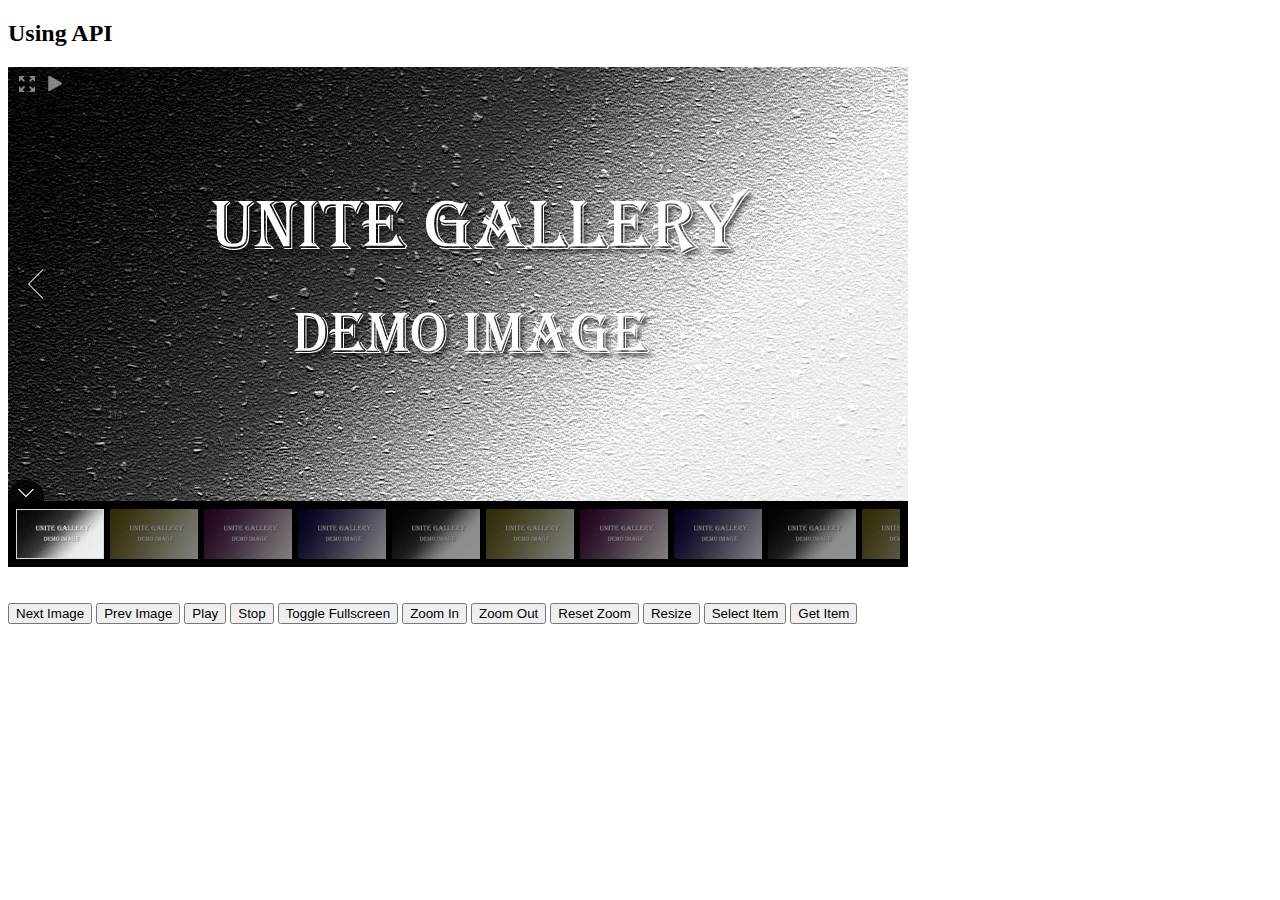
<file: unitegallery-master/package/api.html>
<!DOCTYPE html>

<html xmlns="http://www.w3.org/1999/xhtml">
<head>
<meta http-equiv="Content-Type" content="text/html; charset=UTF-8" />
<title>Unite Gallery - Using API</title>

	<script type='text/javascript' src='unitegallery/js/jquery-11.0.min.js'></script>	
	<script type='text/javascript' src='unitegallery/js/unitegallery.min.js'></script>	

	<link rel='stylesheet' href='unitegallery/css/unite-gallery.css' type='text/css' />
	
	<script type='text/javascript' src='unitegallery/themes/compact/ug-theme-compact.js'></script>
	
	
</head>

<body>
	
	<h2>Using API</h2>
	
	<div id="gallery" style="display:none;">
	
		<img alt="Preview Image 1"
			 src="images/thumbs/thumb1.jpg"
			 data-image="images/big/image1.jpg"
			 data-description="Preview Image 1 Description">
		
		<img alt="Preview Image 2"
			 src="images/thumbs/thumb2.jpg"
			 data-image="images/big/image2.jpg"
			 data-description="Preview Image 2 Description">
			 
		<img alt="Preview Image 3"
			 src="images/thumbs/thumb3.jpg"
			 data-image="images/big/image3.jpg"
			 data-description="Preview Image 3 Description">
			 
		<img alt="Preview Image 4"
			 src="images/thumbs/thumb4.jpg"
			 data-image="images/big/image4.jpg"
			 data-description="Preview Image 4 Description">
		
		<img alt="Preview Image 5"
			 src="images/thumbs/thumb1.jpg"
			 data-image="images/big/image1.jpg"
			 data-description="Preview Image 5 Description">
		
		<img alt="Preview Image 6"
			 src="images/thumbs/thumb2.jpg"
			 data-image="images/big/image2.jpg"
			 data-description="Preview Image 6 Description">
			 
		<img alt="Preview Image 7"
			 src="images/thumbs/thumb3.jpg"
			 data-image="images/big/image3.jpg"
			 data-description="Preview Image 7 Description">
			 
		<img alt="Preview Image 8"
			 src="images/thumbs/thumb4.jpg"
			 data-image="images/big/image4.jpg"
			 data-description="Preview Image 8 Description">
			 
		<img alt="Preview Image 9"
			 src="images/thumbs/thumb1.jpg"
			 data-image="images/big/image1.jpg"
			 data-description="Preview Image 9 Description">
		
		<img alt="Preview Image 10"
			 src="images/thumbs/thumb2.jpg"
			 data-image="images/big/image2.jpg"
			 data-description="Preview Image 10 Description">
			 
		<img alt="Preview Image 11"
			 src="images/thumbs/thumb3.jpg"
			 data-image="images/big/image3.jpg"
			 data-description="Preview Image 11 Description">
			 
		<img alt="Preview Image 12"
			 src="images/thumbs/thumb4.jpg"
			 data-image="images/big/image4.jpg"
			 data-description="Preview Image 12 Description">
			 
		<img alt="Preview Image 13"
			 src="images/thumbs/thumb1.jpg"
			 data-image="images/big/image1.jpg"
			 data-description="Preview Image 13 Description">
		
		<img alt="Preview Image 14"
			 src="images/thumbs/thumb2.jpg"
			 data-image="images/big/image2.jpg"
			 data-description="Preview Image 14 Description">
			 
		<img alt="Preview Image 15"
			 src="images/thumbs/thumb3.jpg"
			 data-image="images/big/image3.jpg"
			 data-description="Preview Image 15 Description">
			 
		<img alt="Preview Image 16"
			 src="images/thumbs/thumb4.jpg"
			 data-image="images/big/image4.jpg"
			 data-description="Preview Image 16 Description">
			 
	</div>
	
	<br><br>		
		<input type="button" value="Next Image" onclick="api.nextItem()">
		<input type="button" value="Prev Image" onclick="api.prevItem()">
		<input type="button" value="Play" onclick="api.play()">
		<input type="button" value="Stop" onclick="api.stop()">
		<input type="button" value="Toggle Fullscreen" onclick="api.toggleFullscreen()">
		<input type="button" value="Zoom In" onclick="api.zoomIn()">
		<input type="button" value="Zoom Out" onclick="api.zoomOut()">
		<input type="button" value="Reset Zoom" onclick="api.resetZoom()">
		<input type="button" value="Resize" onclick="api.resize(800)">
		<input type="button" value="Select Item" onclick="api.selectItem(4)">
		<input type="button" value="Get Item" onclick="alert(api.getItem(4).title)">
	<br><br>		
			
	
		
	<script type="text/javascript">
		var api;

		jQuery(document).ready(function(){
			api = jQuery("#gallery").unitegallery();
		
		
			//those are the eventws you can use:
			
			api.on("item_change",function(num, data){		//on item change, get item number and item data
				
				if(console)
					console.log(data);
				//do something
			});
	
			api.on("resize",function(){				//on gallery resize
				//do something
			});
	
			api.on("enter_fullscreen",function(){	//on enter fullscreen
				//do something
			});
	
			api.on("exit_fullscreen",function(){	//on exit fulscreen
				//do something
			});
			
			api.on("play",function(){				//on start playing
				//do something
			});
	
			api.on("stop",function(){				//on stop playing
				//do something
			});
	
			api.on("pause",function(){				//on pause playing
				//do something
			});
	
			api.on("continue",function(){			//on continue playing
				//do something
			});
			
			
		});
			
			
	</script>

	
</body>
</html>
</file>
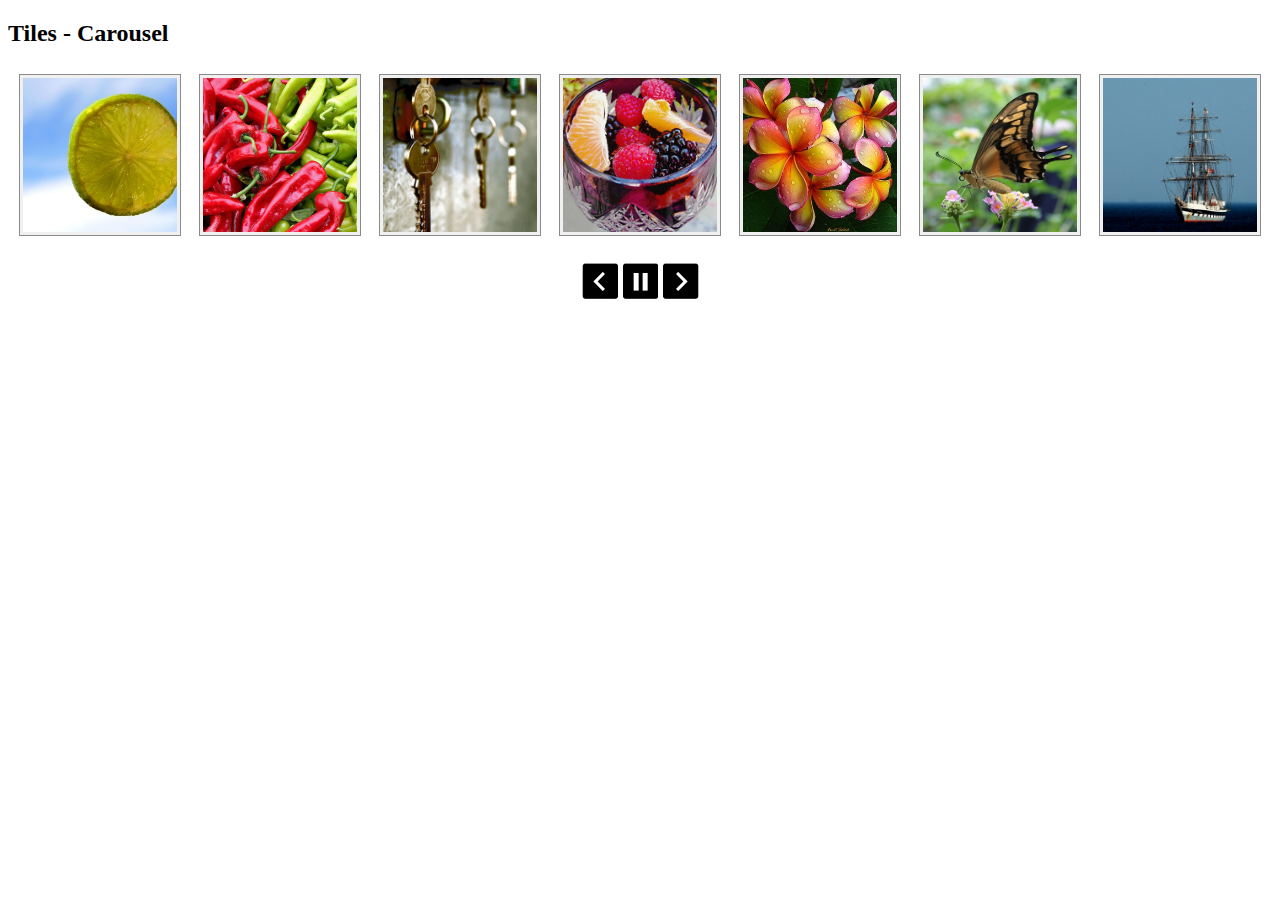
<file: unitegallery-master/package/carousel.html>
<!DOCTYPE html>

<html xmlns="http://www.w3.org/1999/xhtml">
<head>
<meta http-equiv="Content-Type" content="text/html; charset=UTF-8" />
<title>Unite Gallery - Carousel</title>

	<script type='text/javascript' src='unitegallery/js/jquery-11.0.min.js'></script>	
	<script type='text/javascript' src='unitegallery/js/unitegallery.min.js'></script>	

	<link rel='stylesheet' href='unitegallery/css/unite-gallery.css' type='text/css' />
	
	<script type='text/javascript' src='unitegallery/themes/carousel/ug-theme-carousel.js'></script>
	
	
</head>

<body>
	
	<h2>Tiles - Carousel</h2>
	
	<div id="gallery" style="display:none;">

		<a href="http://unitegallery.net">
		<img alt="Lemon Slice"
		     src="images/thumbs/tile1.jpg"
		     data-image="images/big/tile1.jpg"
		     data-description="This is a Lemon Slice"
		     style="display:none">
		</a>

		<a href="http://unitegallery.net">
		<img alt="Peppers"
		     src="images/thumbs/tile2.jpg"
		     data-image="images/big/tile2.jpg"
		     data-description="Those are peppers"
		     style="display:none">
		</a>

		<a href="http://unitegallery.net">
		<img alt="Keys"
		     src="images/thumbs/tile3.jpg"
		     data-image="images/big/tile3.jpg"
		     data-description="Those are keys"
		     style="display:none">
		</a>

		<a href="http://unitegallery.net">
		<img alt="Friuts in cup"
		     src="images/thumbs/tile4.jpg"
		     data-image="images/big/tile4.jpg"
		     data-description="Those are friuts in a cup"
		     style="display:none">
		</a>

		<a href="http://unitegallery.net">
		<img alt="Yellow Flowers"
		     src="images/thumbs/tile5.jpg"
		     data-image="images/big/tile5.jpg"
		     data-description="Those are yellow flowers"
		     style="display:none">
		</a>

		<a href="http://unitegallery.net">
		<img alt="Butterfly"
		     src="images/thumbs/tile6.jpg"
		     data-image="images/big/tile6.jpg"
		     data-description="This is butterfly"
		     style="display:none">
		</a>

		<a href="http://unitegallery.net">
		<img alt="Boat"
		     src="images/thumbs/tile7.jpg"
		     data-image="images/big/tile7.jpg"
		     data-description="This is a boat"
		     style="display:none">
		</a>

		<a href="http://unitegallery.net">
		<img alt="Woman"
		     src="images/thumbs/tile8.jpg"
		     data-image="images/big/tile8.jpg"
		     data-description="This is a woman"
		     style="display:none">
		</a>

		<a href="http://unitegallery.net">
		<img alt="Cup Of Coffee"
		     src="images/thumbs/tile9.jpg"
		     data-image="images/big/tile9.jpg"
		     data-description="This is cup of coffee"
		     style="display:none">
		</a>

		<a href="http://unitegallery.net">
		<img alt="Iphone Back"
		     src="images/thumbs/tile10.jpg"
		     data-image="images/big/tile10.jpg"
		     data-description="This is iphone back"
		     style="display:none">
		</a>
		<a href="http://unitegallery.net">
		<img alt="Lemon Slice"
		     src="images/thumbs/tile1.jpg"
		     data-image="images/big/tile1.jpg"
		     data-description="This is a Lemon Slice"
		     style="display:none">
		</a>

		<a href="http://unitegallery.net">
		<img alt="Peppers"
		     src="images/thumbs/tile2.jpg"
		     data-image="images/big/tile2.jpg"
		     data-description="Those are peppers"
		     style="display:none">
		</a>

		<a href="http://unitegallery.net">
		<img alt="Keys"
		     src="images/thumbs/tile3.jpg"
		     data-image="images/big/tile3.jpg"
		     data-description="Those are keys"
		     style="display:none">
		</a>

		<a href="http://unitegallery.net">
		<img alt="Friuts in cup"
		     src="images/thumbs/tile4.jpg"
		     data-image="images/big/tile4.jpg"
		     data-description="Those are friuts in a cup"
		     style="display:none">
		</a>

		<a href="http://unitegallery.net">
		<img alt="Yellow Flowers"
		     src="images/thumbs/tile5.jpg"
		     data-image="images/big/tile5.jpg"
		     data-description="Those are yellow flowers"
		     style="display:none">
		</a>

		<a href="http://unitegallery.net">
		<img alt="Butterfly"
		     src="images/thumbs/tile6.jpg"
		     data-image="images/big/tile6.jpg"
		     data-description="This is butterfly"
		     style="display:none">
		</a>

		<a href="http://unitegallery.net">
		<img alt="Boat"
		     src="images/thumbs/tile7.jpg"
		     data-image="images/big/tile7.jpg"
		     data-description="This is a boat"
		     style="display:none">
		</a>

		<a href="http://unitegallery.net">
		<img alt="Woman"
		     src="images/thumbs/tile8.jpg"
		     data-image="images/big/tile8.jpg"
		     data-description="This is a woman"
		     style="display:none">
		</a>

		<a href="http://unitegallery.net">
		<img alt="Cup Of Coffee"
		     src="images/thumbs/tile9.jpg"
		     data-image="images/big/tile9.jpg"
		     data-description="This is cup of coffee"
		     style="display:none">
		</a>

		<a href="http://unitegallery.net">
		<img alt="Iphone Back"
		     src="images/thumbs/tile10.jpg"
		     data-image="images/big/tile10.jpg"
		     data-description="This is iphone back"
		     style="display:none">
		</a>
		<a href="http://unitegallery.net">
		<img alt="Lemon Slice"
		     src="images/thumbs/tile1.jpg"
		     data-image="images/big/tile1.jpg"
		     data-description="This is a Lemon Slice"
		     style="display:none">
		</a>

		<a href="http://unitegallery.net">
		<img alt="Peppers"
		     src="images/thumbs/tile2.jpg"
		     data-image="images/big/tile2.jpg"
		     data-description="Those are peppers"
		     style="display:none">
		</a>

		<a href="http://unitegallery.net">
		<img alt="Keys"
		     src="images/thumbs/tile3.jpg"
		     data-image="images/big/tile3.jpg"
		     data-description="Those are keys"
		     style="display:none">
		</a>

		<a href="http://unitegallery.net">
		<img alt="Friuts in cup"
		     src="images/thumbs/tile4.jpg"
		     data-image="images/big/tile4.jpg"
		     data-description="Those are friuts in a cup"
		     style="display:none">
		</a>

		<a href="http://unitegallery.net">
		<img alt="Yellow Flowers"
		     src="images/thumbs/tile5.jpg"
		     data-image="images/big/tile5.jpg"
		     data-description="Those are yellow flowers"
		     style="display:none">
		</a>

		<a href="http://unitegallery.net">
		<img alt="Butterfly"
		     src="images/thumbs/tile6.jpg"
		     data-image="images/big/tile6.jpg"
		     data-description="This is butterfly"
		     style="display:none">
		</a>

		<a href="http://unitegallery.net">
		<img alt="Boat"
		     src="images/thumbs/tile7.jpg"
		     data-image="images/big/tile7.jpg"
		     data-description="This is a boat"
		     style="display:none">
		</a>

		<a href="http://unitegallery.net">
		<img alt="Woman"
		     src="images/thumbs/tile8.jpg"
		     data-image="images/big/tile8.jpg"
		     data-description="This is a woman"
		     style="display:none">
		</a>

		<a href="http://unitegallery.net">
		<img alt="Cup Of Coffee"
		     src="images/thumbs/tile9.jpg"
		     data-image="images/big/tile9.jpg"
		     data-description="This is cup of coffee"
		     style="display:none">
		</a>

		<a href="http://unitegallery.net">
		<img alt="Iphone Back"
		     src="images/thumbs/tile10.jpg"
		     data-image="images/big/tile10.jpg"
		     data-description="This is iphone back"
		     style="display:none">
		</a>
		<a href="http://unitegallery.net">
		<img alt="Lemon Slice"
		     src="images/thumbs/tile1.jpg"
		     data-image="images/big/tile1.jpg"
		     data-description="This is a Lemon Slice"
		     style="display:none">
		</a>

		<a href="http://unitegallery.net">
		<img alt="Peppers"
		     src="images/thumbs/tile2.jpg"
		     data-image="images/big/tile2.jpg"
		     data-description="Those are peppers"
		     style="display:none">
		</a>

		<a href="http://unitegallery.net">
		<img alt="Keys"
		     src="images/thumbs/tile3.jpg"
		     data-image="images/big/tile3.jpg"
		     data-description="Those are keys"
		     style="display:none">
		</a>

		<a href="http://unitegallery.net">
		<img alt="Friuts in cup"
		     src="images/thumbs/tile4.jpg"
		     data-image="images/big/tile4.jpg"
		     data-description="Those are friuts in a cup"
		     style="display:none">
		</a>

		<a href="http://unitegallery.net">
		<img alt="Yellow Flowers"
		     src="images/thumbs/tile5.jpg"
		     data-image="images/big/tile5.jpg"
		     data-description="Those are yellow flowers"
		     style="display:none">
		</a>

		<a href="http://unitegallery.net">
		<img alt="Butterfly"
		     src="images/thumbs/tile6.jpg"
		     data-image="images/big/tile6.jpg"
		     data-description="This is butterfly"
		     style="display:none">
		</a>

		<a href="http://unitegallery.net">
		<img alt="Boat"
		     src="images/thumbs/tile7.jpg"
		     data-image="images/big/tile7.jpg"
		     data-description="This is a boat"
		     style="display:none">
		</a>

		<a href="http://unitegallery.net">
		<img alt="Woman"
		     src="images/thumbs/tile8.jpg"
		     data-image="images/big/tile8.jpg"
		     data-description="This is a woman"
		     style="display:none">
		</a>

		<a href="http://unitegallery.net">
		<img alt="Cup Of Coffee"
		     src="images/thumbs/tile9.jpg"
		     data-image="images/big/tile9.jpg"
		     data-description="This is cup of coffee"
		     style="display:none">
		</a>

		<a href="http://unitegallery.net">
		<img alt="Iphone Back"
		     src="images/thumbs/tile10.jpg"
		     data-image="images/big/tile10.jpg"
		     data-description="This is iphone back"
		     style="display:none">
		</a>
		<a href="http://unitegallery.net">
		<img alt="Lemon Slice"
		     src="images/thumbs/tile1.jpg"
		     data-image="images/big/tile1.jpg"
		     data-description="This is a Lemon Slice"
		     style="display:none">
		</a>

		<a href="http://unitegallery.net">
		<img alt="Peppers"
		     src="images/thumbs/tile2.jpg"
		     data-image="images/big/tile2.jpg"
		     data-description="Those are peppers"
		     style="display:none">
		</a>

		<a href="http://unitegallery.net">
		<img alt="Keys"
		     src="images/thumbs/tile3.jpg"
		     data-image="images/big/tile3.jpg"
		     data-description="Those are keys"
		     style="display:none">
		</a>

		<a href="http://unitegallery.net">
		<img alt="Friuts in cup"
		     src="images/thumbs/tile4.jpg"
		     data-image="images/big/tile4.jpg"
		     data-description="Those are friuts in a cup"
		     style="display:none">
		</a>

		<a href="http://unitegallery.net">
		<img alt="Yellow Flowers"
		     src="images/thumbs/tile5.jpg"
		     data-image="images/big/tile5.jpg"
		     data-description="Those are yellow flowers"
		     style="display:none">
		</a>

		<a href="http://unitegallery.net">
		<img alt="Butterfly"
		     src="images/thumbs/tile6.jpg"
		     data-image="images/big/tile6.jpg"
		     data-description="This is butterfly"
		     style="display:none">
		</a>

		<a href="http://unitegallery.net">
		<img alt="Boat"
		     src="images/thumbs/tile7.jpg"
		     data-image="images/big/tile7.jpg"
		     data-description="This is a boat"
		     style="display:none">
		</a>

		<a href="http://unitegallery.net">
		<img alt="Woman"
		     src="images/thumbs/tile8.jpg"
		     data-image="images/big/tile8.jpg"
		     data-description="This is a woman"
		     style="display:none">
		</a>

		<a href="http://unitegallery.net">
		<img alt="Cup Of Coffee"
		     src="images/thumbs/tile9.jpg"
		     data-image="images/big/tile9.jpg"
		     data-description="This is cup of coffee"
		     style="display:none">
		</a>

		<a href="http://unitegallery.net">
		<img alt="Iphone Back"
		     src="images/thumbs/tile10.jpg"
		     data-image="images/big/tile10.jpg"
		     data-description="This is iphone back"
		     style="display:none">
		</a>

			 
	</div>
	
	<script type="text/javascript">

		jQuery(document).ready(function(){

			jQuery("#gallery").unitegallery();

		});
		
	</script>


</body>
</html>
</file>
<file: js/lib/swipebox/src/css/swipebox.css>
/*! Swipebox v1.3.0 | Constantin Saguin csag.co | MIT License | github.com/brutaldesign/swipebox */
html.swipebox-html.swipebox-touch {
  overflow: hidden !important;
}

#swipebox-overlay img {
  border: none !important;
}

#swipebox-overlay {
  width: 100%;
  height: 100%;
  position: fixed;
  top: 0;
  left: 0;
  z-index: 99999 !important;
  overflow: hidden;
  -webkit-user-select: none;
     -moz-user-select: none;
      -ms-user-select: none;
          user-select: none;
}

#swipebox-container {
  position: relative;
  width: 100%;
  height: 100%;
}

#swipebox-slider {
  -webkit-transition: -webkit-transform 0.4s ease;
          transition: transform 0.4s ease;
  height: 100%;
  left: 0;
  top: 0;
  width: 100%;
  white-space: nowrap;
  position: absolute;
  display: none;
  cursor: pointer;
}
#swipebox-slider .slide {
  height: 100%;
  width: 100%;
  line-height: 1px;
  text-align: center;
  display: inline-block;
}
#swipebox-slider .slide:before {
  content: "";
  display: inline-block;
  height: 50%;
  width: 1px;
  margin-right: -1px;
}
#swipebox-slider .slide img,
#swipebox-slider .slide .swipebox-video-container,
#swipebox-slider .slide .swipebox-inline-container {
  display: inline-block;
  max-height: 100%;
  max-width: 100%;
  margin: 0;
  padding: 0;
  width: auto;
  height: auto;
  vertical-align: middle;
}
#swipebox-slider .slide .swipebox-video-container {
  background: none;
  max-width: 1140px;
  max-height: 100%;
  width: 100%;
  padding: 5%;
  -webkit-box-sizing: border-box;
          box-sizing: border-box;
}
#swipebox-slider .slide .swipebox-video-container .swipebox-video {
  width: 100%;
  height: 0;
  padding-bottom: 56.25%;
  overflow: hidden;
  position: relative;
}
#swipebox-slider .slide .swipebox-video-container .swipebox-video iframe {
  width: 100% !important;
  height: 100% !important;
  position: absolute;
  top: 0;
  left: 0;
}
#swipebox-slider .slide-loading {
  background: url(../img/loader.gif) no-repeat center center;
}

#swipebox-bottom-bar,
#swipebox-top-bar {
  -webkit-transition: 0.5s;
          transition: 0.5s;
  position: absolute;
  left: 0;
  z-index: 999;
  height: 50px;
  width: 100%;
}

#swipebox-bottom-bar {
  bottom: -50px;
}
#swipebox-bottom-bar.visible-bars {
  -webkit-transform: translate3d(0, -50px, 0);
          transform: translate3d(0, -50px, 0);
}

#swipebox-top-bar {
  top: -50px;
}
#swipebox-top-bar.visible-bars {
  -webkit-transform: translate3d(0, 50px, 0);
          transform: translate3d(0, 50px, 0);
}

#swipebox-title {
  display: block;
  width: 100%;
  text-align: center;
}

#swipebox-prev,
#swipebox-next,
#swipebox-close {
  /*background-image: url(../img/icons.png);
  background-repeat: no-repeat;*/
  border: none !important;
  text-decoration: none !important;
  cursor: pointer;
  /*width: 50px;
  height: 50px;*/
  top: 0;
  color: #fff
}

#swipebox-arrows {
  display: block;
  margin: 0 auto;
  width: 100%;
  height: 50px;
}

#swipebox-prev {
  /*background-position: -32px 13px;*/
  float: left;
}

#swipebox-next {
  /*background-position: -78px 13px;*/
  float: right;
}

#swipebox-close {
  top: 18px;
  right: 20px;
  position: absolute;
  z-index: 9999;
  font-size: 2em;
  /*line-height: 2em;*/
  /*background-position: 15px 12px;*/
}

.swipebox-no-close-button #swipebox-close {
  display: none;
}

#swipebox-prev.disabled,
#swipebox-next.disabled {
  opacity: 0.3;
}

.swipebox-no-touch #swipebox-overlay.rightSpring #swipebox-slider {
  -webkit-animation: rightSpring 0.3s;
          animation: rightSpring 0.3s;
}
.swipebox-no-touch #swipebox-overlay.leftSpring #swipebox-slider {
  -webkit-animation: leftSpring 0.3s;
          animation: leftSpring 0.3s;
}

.swipebox-touch #swipebox-container:before, .swipebox-touch #swipebox-container:after {
  -webkit-backface-visibility: hidden;
          backface-visibility: hidden;
  -webkit-transition: all .3s ease;
          transition: all .3s ease;
  content: ' ';
  position: absolute;
  z-index: 999;
  top: 0;
  height: 100%;
  width: 20px;
  opacity: 0;
}
.swipebox-touch #swipebox-container:before {
  left: 0;
  -webkit-box-shadow: inset 10px 0px 10px -8px #656565;
          box-shadow: inset 10px 0px 10px -8px #656565;
}
.swipebox-touch #swipebox-container:after {
  right: 0;
  -webkit-box-shadow: inset -10px 0px 10px -8px #656565;
          box-shadow: inset -10px 0px 10px -8px #656565;
}
.swipebox-touch #swipebox-overlay.leftSpringTouch #swipebox-container:before {
  opacity: 1;
}
.swipebox-touch #swipebox-overlay.rightSpringTouch #swipebox-container:after {
  opacity: 1;
}

@-webkit-keyframes rightSpring {
  0% {
    left: 0;
  }

  50% {
    left: -30px;
  }

  100% {
    left: 0;
  }
}

@keyframes rightSpring {
  0% {
    left: 0;
  }

  50% {
    left: -30px;
  }

  100% {
    left: 0;
  }
}
@-webkit-keyframes leftSpring {
  0% {
    left: 0;
  }

  50% {
    left: 30px;
  }

  100% {
    left: 0;
  }
}
@keyframes leftSpring {
  0% {
    left: 0;
  }

  50% {
    left: 30px;
  }

  100% {
    left: 0;
  }
}
@media screen and (min-width: 800px) {
  #swipebox-close {
    right: 20px;
  }

  #swipebox-arrows {
    width: 92%;
    max-width: 800px;
  }
}
/* Skin 
--------------------------*/
#swipebox-overlay {
  background: #0d0d0d;
}

#swipebox-bottom-bar,
#swipebox-top-bar {
  text-shadow: 1px 1px 1px black;
  background: #000;
  opacity: 0.95;
}

#swipebox-top-bar {
  color: white !important;
  font-size: 15px;
  line-height: 43px;
  font-family: Helvetica, Arial, sans-serif;
}
</file>
<file: css/style.css>
/*Custom CSS */
/*/////////////////////////// FIXERS ///////////////////////////*/
/*/////////////////////////// FIXERS ///////////////////////////*/
/*/////////////////////////// FIXERS ///////////////////////////*/

/*CLEAR FIX*/
.group:after {
    visibility: hidden;
    display: block;
    content: " ";
    clear: both;
}

.left {
    float: left !important;
}

.right {
    float: right !important;
}

.textCenter {
    text-align: center;
}

body {
    overflow-x: hidden;
    /*font-family: 'Open Sans', Helvetica, Arial, sans-serif;*/
    font-size: 13px;
    font-weight: 100;
    font-family: 'Roboto Slab', Courier, serif;
    line-height: 20px;
    color: #333;
    margin: 0;
}

h1 {
    font-weight: 400;
    /*font-family: 'Rokkitt', Rockwell, serif;*/
    text-transform: uppercase;
    font-size: 6em;
    line-height: .9em;
    margin: 40px 0 20px;
}

h2 {
    font-weight: 300;
    font-size: 2em;
    /*font-family: 'Rokkitt', Rockwell, serif;*/
    text-align: center;
    margin-top: 0;
    line-height: 1em;
}

p {
    font-weight: 500;
    font-size: 1.2em;
}

#preloader {
	position: fixed;
	width: 100%;
	height: 100vh;
	overflow-y: scroll;
	background-color: rgba(255,255,255, 1);
	z-index: 5;
	top: 0;
	border-bottom: 1px solid #333;
}

.plInner {
	position: absolute;
    top: 50%;
    width: 20vw;
    max-width: 350px;
    transform: translate(-55%, -50%);
    left: 50%;
    -webkit-transition: width .4s,;
    transition: width .4s;
}

@-webkit-keyframes rotation {
	0% {
		-webkit-transform: rotate(0deg);
		width: 100%;
	}
	50%{
		width: 90%;
	}
	100%{
		-webkit-transform: rotate(-359deg);
		width: 100%;
	}
}

.plInner img {
	width: 100%;
	-webkit-animation: rotation 1.5s infinite linear;
	padding: 0 40% 8% 0;
    -webkit-transition: padding .4s,;
    transition: padding .4s;
}

.plInner.shrink img {
	width: 100%;
	-webkit-animation: rotation .5s infinite ease-in;
	padding:0;
}

.plInner.shrink {
	width: 0%;
}

 #modals {
	position: fixed;
	width: 100%;
	height: 100vh;
	overflow-y: scroll;
	background-color: rgba(255,255,255, .9);
	z-index: 4;
	top: 0;
	display: none;
}

.modal {
	width: 95%;
	margin: 2.5vh auto;
	height: 95vh;
	position: relative;
	background-color: #fff;
	padding: 30px 40px 40px;
	overflow-y: scroll;
	box-sizing: border-box;
	    box-shadow: 0px 0px 20px #ccc;
	/*border: 1px solid #ccc;*/
	/*display: none;*/
}

.modalClose {
	position: absolute;
	right: 20px;
	top: 15px;
	font-size: 28px;
	cursor: pointer;
}

.center50 {
    width: 50vw;
    margin: 0 auto;
}

.contactField input {
    width: 50%;
    padding: 10px;
    border: 1px solid #ccc;
    box-sizing: border-box;
}

.contactField textarea {
    width: 100%;
    height: 100px;
    box-sizing: border-box;
    padding: 10px;
    border: 1px solid #ccc;
    max-width: 100%;
    resize: none;
}

.contactField h4 {
    margin-bottom: 5px;
}

button.fullWidth {
    width: 100%;
    padding: 10px;
    text-transform: uppercase;
    border: 1px solid #333;
    background-color: #fff;
    font-family: 'Roboto Slab', Rockwell, serif;
    cursor: pointer;
    color: #333;
    font-weight: 600;
    margin-top: 40px;
}

button.fullWidth:hover {
    color: #666;
    border-color: #666;
}

.modal h4 {
    margin: 0 0 10px 0;
}

.modalClose:hover {
    color: #666;
}

#toolBar {
    width: 100%;
    padding: 10px 40px;
    box-sizing: border-box;
    background: rgba(255, 255, 255, .8);
    border-bottom: 1px solid #ccc;
    position: fixed;
    top: 0;
    z-index: 2;
}

.toolLogo {
    float: left;
}

.mainLogo {
    height: 36px;
    cursor: pointer;
    float: left;
}

.altLogo {
    display: none;
}

#toolMenu {
    float: right;
    line-height: 36px;
    cursor: pointer;
}

#toolMenu a {
    color: #333;
    text-decoration: none;
    text-transform: uppercase;
    font-size: 1.2em;
    margin: 0 10px;
    font-weight: 700;
}

#toolMenu a:hover {
    color: #999;
}

.skill {
    font-size: 1.4em;
    margin: 20px 0;
    line-height: 20px;
    display: table-row;
}

.table {
    display: table;
    margin: 0 auto;
}

.tableRow {
    display: table-row;
}

.skillName {
    font-weight: 700;
    /*width: 35%;*/
    text-align: right;
    padding-right: 20px;
    padding-bottom: 5px;
    padding-top: 5px;
    box-sizing: border-box;
    display: table-cell;
}

.percent {
    /*width: 65%;*/
    height: 1em;
    box-sizing: border-box;
    display: table-cell;
}

.hexSkill {
    color: #6dcff6;;
    font-size: 1.5em;
    float: left;
    margin-right: 4px;
    font-family: Arial, Helvetica, sans-serif;
}

.hexSkill:after {
    content: "\002B21"

}

/*.hex.fill:after {
    content: "\002B22"
}*/

/*.hexagon {
  position: relative;
  width: 40px; 
  height: 23.09px;
  background-color: #ffffff;
  margin: 11.55px 0;
  border-left: solid 5px #333333;
  border-right: solid 5px #333333;
}

.hexagon:before,
.hexagon:after {
  content: "";
  position: absolute;
  z-index: 1;
  width: 28.28px;
  height: 28.28px;
  -webkit-transform: scaleY(0.5774) rotate(-45deg);
  -ms-transform: scaleY(0.5774) rotate(-45deg);
  transform: scaleY(0.5774) rotate(-45deg);
  background-color: inherit;
  left: 0.8579px;
}

.hexagon:before {
  top: -14.1421px;
  border-top: solid 7.0711px #333333;
  border-right: solid 7.0711px #333333;
}

.hexagon:after {
  bottom: -14.1421px;
  border-bottom: solid 7.0711px #333333;
  border-left: solid 7.0711px #333333;
}

*/

.fill {
    /*background-color: #6dcff6;*/
    /*opacity: 1;*/
}

.hexSkill.fill.fillAn:after {
	content: "\002B22"
}

.section {
    padding: 80px 40px;
    box-sizing: border-box;
    position: relative;
    min-height: 100vh;
    /*background-size: cover;*/
    
}


.section h1 {
    text-align: center;
    line-height: 1em;
    margin: 0;
    font-weight: 100;
}

.section h2 {
    margin-top: 20px;
}

.bgCover {
	background-attachment: fixed;
    color: #444;
    background-repeat: no-repeat;
    background-size: 350px;
}

#splash {
    background-color: #fafafa;
    min-height: 100vh;
    background-image: url('../images/splashBG.png');
    background-position: left;
    border-bottom: 1px solid #ccc;
}

#skills {
    background-color: #fff;
    background-image: url('../images/skillsBG.png');
    background-position: right bottom;
    background-size: 430px;
}

#portfolio {
    background-color: #fafafa;
    padding: 80px 0px;
    border-top: 1px solid #ccc;
    border-bottom: 1px solid #ccc;
    color: #444;
}

#contact {
    background-color: #fff;
    background-image: url(../images/contactBG.png);
    /*background-position: top right;
    background-size: 430px;*/
    background-position: bottom right;
    background-size: 500px;
}


.grid {
    margin-top: 20px;
    display: -ms-grid;
    display: grid;
    -ms-grid-columns: (minmax(300px, 1fr))[auto-fill];
    grid-template-columns: repeat(auto-fill, minmax(300px, 1fr));
    grid-column-gap: 20px;
    margin-left: 15%;
    margin-right: 15%;
}

.item {
    /*float: left;*/
    margin-bottom:  20px;
    /*opacity: .7; */
    position: relative;
}

/*.item:hover {
   	opacity: 1; 
}*/

.item .stretch {
	display: none;
	position: absolute;
	top: 100%;
	/*grid-column-start: 1;
   	grid-column-end: 4;*/
   	/*grid-column: 1 / -1;*/

}

.item .stretch.active {
	display: block;
}

.details {
	display: none;
	padding: 20px 0;
}

.featureItem h2 {
	text-align: left;
}

.featureItem {
    border-top: 1px solid transparent;
    border-bottom: 1px solid transparent;
	padding-right: 15%;
    padding-top: 20px;
    /*height: 200px;*/
    background-color: rgba(255,255,255,0);
    margin: 20px 0;
    padding-left: 15%;
    -webkit-transition: border-top .4s, border-bottom .4s, background-color .4s;
    transition: border-top .4s, border-bottom .4s, background-color .4s;
}

.featureItem .itemThumb {
    width: 300px;
     -webkit-transition: width .4s;
    transition: width .4s;
}

.featureItem.active {
	border-top: 1px solid #ccc;
    border-bottom: 1px solid #ccc;
    background-color: rgba(255,255,255,1);
}

.featureItem.active .itemThumb {
	width: 500px;
}

.itemThumb {
    /*padding-bottom: 20px;*/
    width: 100%;
    /*cursor: pointer;*/
    float: left;
}


.noWrap {
    white-space: nowrap;
}

.ruleSm {
	background-color: #6dcff6;
    width: 0px;
    height: 4px;
    margin: 40px auto;
    -webkit-transition: width .4s;
    transition: width .4s;
}

.ruleSm.animate {
    width: 100px;
}

#splash p {
    font-size: 1.5em;
    line-height: 1.7em;
    font-weight: 100;
}

.nextWrap  {
	font-size: 3em;
	/*margin: 40px auto 0;*/
	height: 1em;
	position: relative;
	font-size: 3rem;
	color: #6dcff6;
	cursor: pointer;
    -webkit-animation: wiggle 2s;
    animation: wiggle 2s;
    -webkit-animation-iteration-count: infinite;
    animation-iteration-count: infinite;
    -webkit-animation-delay: 1s;
    animation-delay: 1s;

}

.nextWrap:hover {
	color: #25a8dc
}

@-webkit-keyframes wiggle {
    0% {
        -webkit-transform: rotate(0deg);
        transform: rotate(0deg);
    }
    10% {
        -webkit-transform: rotate(-10deg);
        transform: rotate(-10deg);
    }
    20% {
        -webkit-transform: rotate(15deg);
        transform: rotate(15deg);
    }
    30% {
        -webkit-transform: rotate(-5deg);
        transform: rotate(-5deg);
    }
    40% {
        -webkit-transform: rotate(0deg);
        transform: rotate(0deg);
    }
    100% {
    }
}

@keyframes wiggle {
    0% {
        -webkit-transform: rotate(0deg);
        transform: rotate(0deg);
    }
    10% {
        -webkit-transform: rotate(-10deg);
        transform: rotate(-10deg);
    }
    20% {
        -webkit-transform: rotate(15deg);
        transform: rotate(15deg);
    }
    30% {
        -webkit-transform: rotate(-5deg);
        transform: rotate(-5deg);
    }
    40% {
        -webkit-transform: rotate(0deg);
        transform: rotate(0deg);
    }
    100% {
    }
}

#splashContent, .centerWrap {
    position: absolute;
    top: 50%;
    width: 50vw;
    transform: translate(-50%, -50%);
    left: 50%;
    text-align: center;
}

footer {
    padding: 30px;
    font-size: .7em;
    line-height: .7em;
    position: absolute;
    bottom: 0;
    width: 100%;
    left: 0;
    text-align: center;
    box-sizing: border-box;
}

.social {
	font-size: 3em;
	line-height: 1em;
	margin-bottom: 10px;
}

.social a {
	color: #444;
	padding: 0 10px;
}

.social a:hover {
	opacity: .8
}
.project-name {
	text-align: center;
}

.project-name button {
	padding: 8px 20px;
	background-color: transparent;
	color: #fff;
	font-weight: 900;
	border: 2px solid #fff;
	font-family: 'Roboto Slab', Courier, serif;
	cursor: pointer;
	-webkit-transition: padding .2s ease-out .2s, background-color .4s;
    transition: padding .2s ease-out .2s, background-color .4s;
    position: absolute;
    margin-bottom: 20px; 
    bottom: 0;
    transform: translate(-50%);
}

.project-name button:hover {
	background-color: rgba(255,255,255,.2);
	
}

/*SWIPE BOX OVERRIDE*/
.portfolio-box .portfolio-box-caption .portfolio-box-caption-content {
    width: 100%;
    text-align: center;
    position: absolute;
    top: 50%;
    transform: translateY(-50%);
}

.portfolio-box-caption:hover {
	/*display: block;*/
	opacity: 1;
}

.portfolio-box-caption:hover .project-name button{
	/*display: block;*/
	/*opacity: 1;*/
	padding: 8px 28px;
}

.emailWrap {
	margin: 40px 0 20px;
}

.emailIcon {
	font-size: 3em;
}

a.link {
	text-decoration: none;
	color: #333;
}	

a #email {
	font-size: 2em;
	font-weight: 300
}

a.link:hover {
	/*text-decoration: underline;*/
	opacity: .7;
}

.portfolio-box-caption {
	/*display: none;*/
	/*background-color: rgba(0,0,0,.0);*/
	background-color: rgba(0,0,0,.6);
	opacity: 0;
	position: absolute;
	left: 0;
	right: 0;
	bottom: 0;
	top: 0;
	color: #fff;
	-webkit-transition: opacity .4s;
    transition: opacity .4s;
    padding: 15px 20px;
    /*cursor: pointer;*/
}

#swipebox-overlay {
	background: rgba(0,0,0, .9);
	font-family: 'Roboto Slab', Courier, serif;
}

#swipebox-slider .slide img, #swipebox-slider .slide .swipebox-video-container, #swipebox-slider .slide .swipebox-inline-container {
    display: inline-block;
    max-height: calc(100vh - 135px);
    max-width: calc(100% - 100px);
    margin: 0;
    padding: 0;
    width: auto;
    height: auto;
    vertical-align: middle;
}

#swipebox-arrows {
    display: block;
    margin: 0 auto;
    width: 100%;
    height: auto;
    max-width: 100%;
}

#swipebox-bottom-bar,
#swipebox-top-bar,
#swipebox-mid-bar {
  -webkit-transition: none;
          transition: none;
  position: absolute;
  left: 0;
  z-index: 999;
  height: auto;
  width: 100%;
}

#swipebox-top-bar {
    font-family: 'Roboto Slab', Courier, serif;
}

#swipebox-title {
	text-transform: capitalize;
	font-size: 20px;
	font-weight: 300;
}

#swipebox-bottom-bar, #swipebox-top-bar, #swipebox-mid-bar {
    text-shadow: 1px 1px 1px black;
    background: transparent;
    opacity: 0.95;
}

#swipebox-bottom-bar.visible-bars {
  -webkit-transform: none;
          transform: none;
}

#swipebox-top-bar.visible-bars {
  -webkit-transform: none;
          transform: none;
}

#swipebox-prev, #swipebox-next {
	font-size: 35px;
	padding: 10px;
	margin-right: 5%;
	margin-left: 5%;
}

#swipebox-top-bar {
  top: 0px;
}

#swipebox-bottom-bar {
    bottom: 0;
    color: #fff;
    padding: 5px 50px 10px;
    font-weight: 300;
    text-align: center;
    box-sizing: border-box;
}

#swipebox-mid-bar {
	top: 50%;
    bottom: auto;
    transform: translateY(-50%);
}

@media(max-width:1300px) {
	#swipebox-prev, #swipebox-next {
		margin: 0;
	}
}

@media(max-width:950px) {}

@media(max-width:800px) {
    #splash p {
        font-size: 1.2em;
        line-height: 1.5em;
    }

    .nextWrap {
    	display: none;
    }

    h1 {
        font-size: 3em;
    	margin: 60px 0 20px;
    }

    h2 {
    	font-size: 1.8em;
    }

    .center50 {
        width: 100%;
        padding: 0;
        box-sizing: border-box;
    }

    .emailIcon {
    	font-size: 2em;
    }

    a #email {
		font-size: 1.5em;
	}

    .emailWrap {
    	margin: 10px 0 0;
    }

    #splashContent, .centerWrap {
        width: 100%;
        padding: 0 20px;
        box-sizing: border-box;
    }
    footer {
    	padding: 20px;
    }

    #splash {
    	background-size: 125px;
    	background-position: left bottom;
    }

    #contact {
	    background-size: 300px;
	    background-position: top right;
    }

    #skills {
	    background-size: 200px;
    }

    .section {
        padding: 80px 20px;
    }

    .contactField input {
        width: 100%;
    }

    .grid {
    	margin-right: 10px;
    	margin-left: 10px;
    }

    #toolMenu {
    	font-size: 11px;
    }

    #toolMenu a {
    	margin: 0 5px;
    }

    #toolBar {
    	background-color: #fff;
    }

    .skill {
        font-size: 1.4em;
        line-height: 1.4em;
    }

    .circle {
        height: 1.2em;
        width: 1.2em;
        margin-right: .5em
    }

    /*.hex {
        font-size: 1.2em;
        margin-right: 2px;
    }*/

    .ruleSm {
	     margin: 30px auto;
	}
}

@media(max-width:666px) {
    .section h1 {
        font-size: 3em;
    }

    .grid {
    	margin-right: 50px;
    	margin-left: 50px;
    	-ms-grid-columns: (minmax(200px, 1fr))[auto-fill];
    	grid-template-columns: repeat(auto-fill, minmax(200px, 1fr));
    }

    .skill {
        font-size: 1em;
        line-height: 1em;
    }

    .skillName {
    	padding-right: 10px;
    }
    
    /*.hex {
        font-size: 1.2em;
        margin-right: 2px;
    }*/

    #toolBar {
        padding: 10px;
    }

    #swipebox-overlay {
	    background: rgba(0,0,0, 1);
	}

	#swipebox-mid-bar {
		display: none;
	}

	#swipebox-bottom-bar {
		font-size: 10px;
		padding: 5px 25px 20px;
		text-align: left;
		line-height: 11px;
	}

	#swipebox-title {
		text-align: left;
		padding: 5px 25px;
	}

	#swipebox-slider .slide img, #swipebox-slider .slide .swipebox-video-container, #swipebox-slider .slide .swipebox-inline-container {
	    display: inline-block;
	    max-height: 100vh;
	    max-width: 100%;
	    margin: 0;
	    padding: 0px 25px;
	    width: auto;
	    height: auto;
	    vertical-align: middle;
	    box-sizing: border-box;
	}
}

@media(max-width:320px) {
	.mainLogo {
		display: none;
	}

	#toolMenu {
		float: none;
		text-align: center;
	}

	.hexSkill {
        font-size: 1.2em;
        margin-right: 2px;
    }

    .plInner {
        width: 50vw;
        max-width: 200px;
        transform: translate(-66%, -50%);
        left: 50%;
        -webkit-transition: width .4s,;
        transition: width .4s;
    }
}
</file>
<file: css/hexagons.css>
#hexGrid {
  display: flex;
  flex-wrap: wrap;
  width: 70%;
  margin: 0 auto;
  overflow: hidden;
  /*font-family: 'Raleway', sans-serif;*/
  font-size: 15px;
  list-style-type: none;
  padding: 0;
}

.hex {
  position: relative;
  visibility:hidden;
  outline:1px solid transparent; /* fix for jagged edges in FF on hover transition */
}
.hex::after{
  content:'';
  display:block;
  padding-bottom: 86.602%;  /* =  100 / tan(60) * 1.5 */
}
.hexIn{
  position: absolute;
  width:96%;
  padding-bottom: 110.851%; /* =  width / sin(60) */
  margin:0 2%;
  overflow: hidden;
  visibility: hidden;
  outline:1px solid transparent; /* fix for jagged edges in FF on hover transition */
  -webkit-transform: rotate3d(0,0,1,-60deg) skewY(30deg);
      -ms-transform: rotate3d(0,0,1,-60deg) skewY(30deg);
          transform: rotate3d(0,0,1,-60deg) skewY(30deg);
}
.hexIn * {
  position: absolute;
  visibility: visible;
  outline:1px solid transparent; /* fix for jagged edges in FF on hover transition */
}
.hexLink {
    display:block;
    width: 100%;
    height: 100%;
    text-align: center;
    color: #fff;
    overflow: hidden;
    -webkit-transform: skewY(-30deg) rotate3d(0,0,1,60deg);
        -ms-transform: skewY(-30deg) rotate3d(0,0,1,60deg);
            transform: skewY(-30deg) rotate3d(0,0,1,60deg);
}

/*** HEX CONTENT **********************************************************************/
.hex img {
  left: -100%;
  right: -100%;
  width: auto;
  height: 100%;
  margin: 0 auto;
  -webkit-transform: rotate3d(0,0,0,0deg);
      -ms-transform: rotate3d(0,0,0,0deg);
          transform: rotate3d(0,0,0,0deg);
}

.hex h1, .hex p {
  width: 100%;
  padding: 5%;
  box-sizing:border-box;
  
  font-weight: 300;
  
  margin: 0;
  text-transform: none;
  opacity: 0;
  -webkit-transition:  opacity .3s ease-out;
          transition:  opacity .3s ease-out;
}
.hex h1 {
  bottom: 50%;
  padding-top:50%;
  font-size: 1.2em;
  z-index: 1;
  /*-webkit-transform:translate3d(0,-100%,0);
      -ms-transform:translate3d(0,-100%,0);
          transform:translate3d(0,-100%,0);*/
}

.hexWrap {
  background-color: rgba(0,0,0, .8);
  position: absolute;
  top: 0;
  bottom: 0;
  right: 0;
  left: 0;
  opacity: 0;
  -webkit-transition:  opacity .3s ease-out;
          transition:  opacity .3s ease-out;
}

.hex h1::after {
  content: '';
  position: absolute;
  bottom: -4px;
  left: 45%;
  width: 10%;
  text-align: center;
  border-bottom: 1px solid #fff;
}
.hex p {
  top: 50%;
  padding-bottom:50%;
  /*-webkit-transform:translate3d(0,100%,0);
      -ms-transform:translate3d(0,100%,0);
          transform:translate3d(0,100%,0);*/
  font-size: 1em;
}


/*** HOVER EFFECT  **********************************************************************/
.hexLink:hover h1, .hexLink:focus h1,
.hexLink:hover p, .hexLink:focus p,
.hexLink:hover .hexWrap, .hexLink:focus .hexWrap{
  opacity: 1;
}

/*** HEXAGON SIZING AND EVEN ROW INDENTATION *****************************************************************/
@media (min-width:1201px) { /* <- 5-4  hexagons per row */
  #hexGrid{
    padding-bottom: 4.4%
  }
  .hex {
    width: 20%; /* = 100 / 5 */
  }
  .hex:nth-child(9n+6){ /* first hexagon of even rows */
    margin-left:10%;  /* = width of .hex / 2  to indent even rows */
  }
}

@media (max-width: 1200px) and (min-width:901px) { /* <- 4-3  hexagons per row */
  #hexGrid{
    padding-bottom: 5.5%
  }
  .hex {
    width: 25%; /* = 100 / 4 */
  }
  .hex:nth-child(7n+5){ /* first hexagon of even rows */
    margin-left:12.5%;  /* = width of .hex / 2  to indent even rows */
  }
}

@media (max-width: 900px) and (min-width:601px) { /* <- 3-2  hexagons per row */
  #hexGrid{
    padding-bottom: 7.4%
  }
  .hex {
    width: 33.333%; /* = 100 / 3 */
  }
  .hex:nth-child(5n+4){ /* first hexagon of even rows */
    margin-left:16.666%;  /* = width of .hex / 2  to indent even rows */
  }
}

@media (max-width: 600px) { /* <- 2-1  hexagons per row */
  #hexGrid{
    padding-bottom: 11.2%
  }
  .hex {
    width: 50%; /* = 100 / 3 */
  }
  .hex:nth-child(3n+3){ /* first hexagon of even rows */
    margin-left:25%;  /* = width of .hex / 2  to indent even rows */
  }
}

@media (max-width: 400px) {
    #hexGrid {
        font-size: 13px;
    }
}
</file>
<file: NineThree/css/style.css>
* {
	margin: 0;
	padding: 0;
}

/* clear fix */
.group:after {
	visibility: hidden;
	display: block;
	content: " ";
	clear: both;
}

/* main css */

body {
	font-family: 'Open Sans Condensed', sans-serif;
	background-color: #ffffff;
}

h1 {
	text-transform: uppercase;
	font-size: 30px;
	font-weight: bold;
	color: #222222;
	margin: 0;
}

p {
	font-size: 16px;
	color: #222222;
	margin: 0;
}

#wrap {
	width: 100%;
}

#header-wrap {
    z-index: 1;
    width:100%;
    position:fixed;
    top:0px;
    border-bottom: 1px solid #6dcff6;
	background: rgba(255, 255, 255, .95);
    /*box-shadow: 0px 5px 10px #6dcff6;*/
}

#header {
	padding: 10px 40px;
}

#logo {
	float: left;
}

#logo a img {
	border: none;
}

#logo a:hover img {
	opacity: .7;
}

#nav {
	float: right;
	height: 66px;
	
}

#navWrap {
	font-size: 16px;
	font-weight: bold;
	position: relative;
	top:50%;
	-webkit-transform: translateY(-50%);
	transform: translateY(-50%)
}

#navWrap a{
	text-decoration: none;
	text-transform: uppercase;
	color: #222222;
	margin-left: 40px;
}

#navWrap a:hover {
	color: #666666;
	border-bottom: 1px solid #666666;
}
/*
#nav ul {
	font-weight: bold;
	list-style-type: none;
	text-transform: uppercase;
	color: #222222;
}

#nav ul li {
	display: block;
	float: left;
	padding: 20px;
}

#nav ul li a {
	text-decoration: none;
	color: #222222;
}

#nav ul li a:hover {
	color: #666666;
	border-bottom: 1px solid #666666;
}
*/
#main-content, a:target {
	margin-top: 86px;
}

.page-content {
	width: 100%;
}

.description {
	padding: 20px 40px;
}

img.portfolio {
	float: left;
	width: 100%;
}

a img.portfolio {
	border: none;
	opacity: 1;
	transition: opacity .25s ease-in-out;
	-moz-transition: opacity .25s ease-in-out;
	-webkit-transition: opacity .25s ease-in-out;
}

.nopadding {
	padding: 0;
	margin: 0;
	overflow: hidden;
}

a:hover img.portfolio {
	opacity: .7;
}

a:hover, a:active, a:focus, button:hover, button:active, button:focus {
	outline: 0;
}

#footer {
	margin: 20px 0 0 0;
	padding: 20px;
	background-color: #222222;
}

#footer p {
	font-size: 14px;
	text-align: center;
	color: #ffffff;
}

.anchor {
	margin-top: -86px;
	height: 86px;
}

@media only screen and (max-device-width: 500px), (max-width: 500px) {
    #nav {
		float: right;
	}

	#nav ul {
		font-weight: bold;
		list-style-type: none;
		text-transform: uppercase;
		color: #222222;
		padding: 20px;
	}

	#nav ul li {
		float:none;
		padding: 0px;
	}

	#nav ul li a {
		text-decoration: none;
		color: #222222;
	}

	#nav ul li a:hover {
		color: #666666;
		border-bottom: 1px solid #666666;
	}
}
</file>
<file: NineThree/css/colorbox.css>
/*
    Colorbox Core Style:
    The following CSS is consistent between example themes and should not be altered.
*/
#colorbox, #cboxOverlay, #cboxWrapper{position:absolute; top:0; left:0; z-index:9999; overflow:hidden; -webkit-transform: translate3d(0,0,0);}
#cboxWrapper {max-width:none;}
#cboxOverlay{position:fixed; width:100%; height:100%;}
#cboxMiddleLeft, #cboxBottomLeft{clear:left;}
#cboxContent{position:relative;}
#cboxLoadedContent{overflow:auto; -webkit-overflow-scrolling: touch;}
#cboxTitle{margin:0;}
#cboxLoadingOverlay, #cboxLoadingGraphic{position:absolute; top:0; left:0; width:100%; height:100%;}
#cboxPrevious, #cboxNext, #cboxClose, #cboxSlideshow{cursor:pointer;}
.cboxPhoto{float:left; margin:auto; border:0; display:block; max-width:none; -ms-interpolation-mode:bicubic;}
.cboxIframe{width:100%; height:100%; display:block; border:0; padding:0; margin:0;}
#colorbox, #cboxContent, #cboxLoadedContent{box-sizing:content-box; -moz-box-sizing:content-box; -webkit-box-sizing:content-box;}

/* 
    User Style:
    Change the following styles to modify the appearance of Colorbox.  They are
    ordered & tabbed in a way that represents the nesting of the generated HTML.
*/
#cboxOverlay{background:#000; opacity: 0.8; filter: alpha(opacity = 80);}
#colorbox{outline:0;}
    #cboxContent{margin-top:32px; overflow:visible; background:#000;}
        .cboxIframe{background:#fff;}
        #cboxError{padding:50px; border:1px solid #ccc;}
        #cboxLoadedContent{background:#000; padding:1px;}
        #cboxLoadingGraphic{background:url(images/loading.gif) no-repeat center center;}
        #cboxLoadingOverlay{background:#000;}
        #cboxTitle{position:absolute; top:-22px; left:0; color:#fff;}
        #cboxCurrent{position:absolute; top:-22px; right:205px; text-indent:-9999px;}

        /* these elements are buttons, and may need to have additional styles reset to avoid unwanted base styles */
        #cboxPrevious, #cboxNext, #cboxSlideshow, #cboxClose {border:0; padding:0; margin:0; overflow:visible; text-indent:-9999px; width:20px; height:20px; position:absolute; top:-20px; background:url(images/controls.png) no-repeat 0 0;}
        
        /* avoid outlines on :active (mouseclick), but preserve outlines on :focus (tabbed navigating) */
        #cboxPrevious:active, #cboxNext:active, #cboxSlideshow:active, #cboxClose:active {outline:0;}

        #cboxPrevious{background-position:0px 0px; right:44px;}
        #cboxPrevious:hover{background-position:0px -25px;}
        #cboxNext{background-position:-25px 0px; right:22px;}
        #cboxNext:hover{background-position:-25px -25px;}
        #cboxClose{background-position:-50px 0px; right:0;}
        #cboxClose:hover{background-position:-50px -25px;}
        .cboxSlideshow_on #cboxPrevious, .cboxSlideshow_off #cboxPrevious{right:66px;}
        .cboxSlideshow_on #cboxSlideshow{background-position:-75px -25px; right:44px;}
        .cboxSlideshow_on #cboxSlideshow:hover{background-position:-100px -25px;}
        .cboxSlideshow_off #cboxSlideshow{background-position:-100px 0px; right:44px;}
        .cboxSlideshow_off #cboxSlideshow:hover{background-position:-75px -25px;}
</file>
<file: unitegallery-master/package/unitegallery/css/unite-gallery.css>
.---------Protection--------{}

.ug-gallery-wrapper, 
.ug-gallery-wrapper *{
	transition: all;
	-o-transition: all;
	-webkit-transition: all;
	-moz-transition: all;
	-ms-transition: all;
	max-width:none;
}

.ug-gallery-wrapper{
	z-index:0;
} 

.ug-item-wrapper img{
	width:auto;
	max-width:none;
}

.---------General_Styles--------{}

.ug-rtl{
	direction:rtl;
}

.ug-gallery-wrapper{
	overflow:hidden;
	position:relative;
	font-family:Arial, Helvetica, sans-serif;
}

.ug-error-message{
	text-align:center;
	padding-top:30px;
	padding-bottom:30px;
	font-size:20px;
	color:#F30D0D;
}

.ug-error-message-wrapper{
	width:100%;
	height:100%;
	border:1px solid black;
}

.ug-gallery-wrapper .ug-canvas-pie{
	position:absolute;
	z-index:4;
}

.ug-gallery-wrapper .ug-progress-bar{
	position:absolute;
	overflow:hidden;
	z-index:4;
}

.ug-gallery-wrapper .ug-progress-bar-inner{
	xposition:absolute;
}

.ug-gallery-wrapper.ug-fullscreen{
	height: 100% !important;
	width: 100% !important;
	max-width:none !important;
	max-height:none !important;
}

.ug-gallery-wrapper.ug-fake-fullscreen{
	position: fixed !important;
	height: auto !important;
	width: auto !important;
	max-width:none !important;
	max-height:none !important;
	margin: 0px !important;
	padding: 0px !important;
	top: 0px !important;
	left: 0px !important;
	bottom: 0px !important;
	right: 0px !important;
	z-index: 999999 !important;
}

.ug-body-fullscreen{
	overflow: hidden !important;
	height: 100% !important;
	width: 100% !important;
	margin:0px !important;
	padding:0px !important;	
}

.ug-gallery-wrapper .ug-preloader-trans{
	display:block;
	height:35px;
	width:32px;
	height:32px;
	background-image:url('../images/loader_skype_trans.gif');
	background-repeat:no-repeat;
}


.--------------SLIDER------------------{}

.ug-gallery-wrapper .ug-slider-wrapper{
	position:absolute;
	overflow:hidden;
	z-index:1;
	background-color:#000000;
}


.ug-slider-wrapper .ug-slide-wrapper{
	position:absolute;
}

.ug-slide-wrapper.ug-slide-clickable{
	cursor:pointer;
}

.ug-slider-wrapper .ug-slider-inner{
	position:absolute;
	z-index:0;
}

.ug-slider-wrapper .ug-item-wrapper{
	position:absolute;
	overflow:hidden;
}

.ug-slider-wrapper,
.ug-item-wrapper img{
	
	-webkit-user-select: none;	/* make unselectable */         
	-moz-user-select: none; 
	-ms-user-select: none;	
	max-width:none !important;
	box-sizing:border-box;
}

.ug-slider-wrapper .ug-slider-preloader{
	position:absolute;
	z-index:1;
	border:2px solid #ffffff;
	border-radius:6px;
	background-color:#ffffff;
	background-position:center center;
	background-repeat:no-repeat;
}

.ug-slider-preloader.ug-loader1{
	width:30px;
	height:30px;
	background-image:url('../images/loader-white1.gif');
}

.ug-slider-preloader.ug-loader1.ug-loader-black{
	background-image:url('../images/loader-black1.gif');	
}
	
.ug-slider-preloader.ug-loader2{
	width:32px;
	height:32px;
	background-image:url('../images/loader-white2.gif');
}

.ug-slider-preloader.ug-loader2.ug-loader-black{
	background-image:url('../images/loader-black2.gif');	
}

.ug-slider-preloader.ug-loader3{
	width:38px;
	height:38px;
	background-image:url('../images/loader-white3.gif');
}

.ug-slider-preloader.ug-loader3.ug-loader-black{
	background-image:url('../images/loader-black3.gif');	
}

.ug-slider-preloader.ug-loader4{
	width:32px;
	height:32px;
	background-image:url('../images/loader-white4.gif');
	background-color:white;
}

.ug-slider-preloader.ug-loader4.ug-loader-black{
	background-image:url('../images/loader-black4.gif');	
}

.ug-slider-preloader.ug-loader5{
	width:60px;
	height:8px;
	background-image:url('../images/loader-white5.gif');
	background-color:white;
	border:none;
	border-radius:0px;
}

.ug-slider-preloader.ug-loader5.ug-loader-black{
	background-image:url('../images/loader-black5.gif');
	border:2px solid #000000;
}

.ug-slider-preloader.ug-loader6{
	width:32px;
	height:32px;
	background-image:url('../images/loader-white6.gif');
}

.ug-slider-preloader.ug-loader6.ug-loader-black{
	background-image:url('../images/loader-black6.gif');	
}

.ug-slider-preloader.ug-loader7{
	width:32px;
	height:10px;
	background-image:url('../images/loader-white7.gif');
	border-width:3px;
	border-radius:3px;
}

.ug-slider-preloader.ug-loader7.ug-loader-black{
	background-image:url('../images/loader-black7.gif');	
}

.ug-slider-preloader.ug-loader-black{
	border-color:#000000;
	background-color:#000000;
}

.ug-slider-preloader.ug-loader-nobg{
	background-color:transparent;
}

.ug-slider-wrapper .ug-button-videoplay{
	position:absolute;
	z-index:2;
	cursor:pointer;	
}

.ug-slider-wrapper .ug-button-videoplay.ug-type-square{	
	width:86px;
	height:66px;
	background-image:url('../images/play-button-square.png');
	background-position:0px -66px;
}

.ug-slider-wrapper .ug-button-videoplay.ug-type-square.ug-button-hover{
	background-position:0px 0px;
}


.ug-slider-wrapper .ug-button-videoplay.ug-type-round{	
	width:76px;
	height:76px;
	background-image:url('../images/play-button-round.png');
	opacity:0.9;
	filter: alpha(opacity = 90);
	transition: all 0.3s ease 0s;
}


.ug-slider-wrapper .ug-button-videoplay.ug-type-round.ug-button-hover{
	opacity:1;
	filter: alpha(opacity = 100);
	transition: all 0.3s ease 0s;
}


.--------------VIDEO_PLAYER------------------{}

.ug-gallery-wrapper .ug-videoplayer{
	position:absolute;
	z-index:100;	
	background-color:#000000;
	background-image:url('../images/loader-black1.gif');	
	background-repeat:no-repeat;
	background-position:center center;
	box-sizing:border-box;
	-moz-box-sizing:border-box;
}

.ug-videoplayer .ug-videoplayer-wrapper{
	width:100%;
	height:100%;
	background-color:#000000;
	background-image:url('../images/loader-black1.gif');	
	background-repeat:no-repeat;
	background-position:center center;
}


.ug-videoplayer .ug-videoplayer-button-close{
	position:absolute;
	height:64px;
	width:64px;
	background-image:url('../images/button-close.png');
	cursor:pointer;
	z-index:1000;
}


.ug-videoplayer .ug-videoplayer-button-close:hover{
	background-position: 0px -64px;
}

.--------------THUMBS_STRIP------------------{}


.ug-gallery-wrapper .ug-thumbs-strip,
.ug-gallery-wrapper .ug-thumbs-grid{
	position:absolute;
	overflow:hidden;
	
	-webkit-user-select: none;	/* make unselectable */         
	-moz-user-select: none; 
	-ms-user-select: none;
	
	xbackground-color:green;
	z-index:10;
}

.ug-thumbs-strip.ug-dragging{
	xcursor: -webkit-grab;
	xcursor: -moz-grab;
}

.ug-gallery-wrapper .ug-thumbs-strip-inner,
.ug-gallery-wrapper .ug-thumbs-grid-inner{
	position:absolute;
}

.ug-thumb-wrapper.ug-thumb-generated{
	position:absolute;
	overflow:hidden;
	
	-webkit-user-select: none;	/* make unselectable */         
	-moz-user-select: none; 
	-ms-user-select: none;
	
	box-sizing:border-box;
	-moz-box-sizing:border-box;
}


.ug-thumb-wrapper.ug-thumb-generated .ug-thumb-loader,
.ug-thumb-wrapper.ug-thumb-generated .ug-thumb-error{
	position:absolute;
	top:0px;
	left:0px;
	background-repeat:no-repeat;
	background-position:center center;
}

.ug-thumb-wrapper .ug-thumb-border-overlay{
	position:absolute;
	top:0px;
	left:0px;
	z-index:4;
	box-sizing:border-box;
	-moz-box-sizing:border-box;
	border-style:solid;
}

.ug-thumb-wrapper .ug-thumb-overlay{
	position:absolute;
	top:0px;
	left:0px;
	z-index:3;
}

.ug-thumb-wrapper.ug-thumb-generated .ug-thumb-loader-dark{
	background-image:url('../images/loader.gif');
}

.ug-thumb-wrapper.ug-thumb-generated .ug-thumb-loader-bright{
	background-image:url('../images/loader_bright.gif');
}

.ug-thumb-wrapper.ug-thumb-generated .ug-thumb-error{
	background-image:url('../images/not_loaded.png');
}

.ug-thumb-wrapper.ug-thumb-generated img{
	position:absolute;
	z-index:1;
	max-width:none !important;
}

.ug-thumb-wrapper.ug-thumb-generated img.ug-thumb-image-overlay{
	position:absolute;
	z-index:2;
	max-width:none !important;
}


/* bw desaturate effect lightweight */
img.ug-bw-effect{
	-webkit-filter: grayscale(1); 
	-webkit-filter: grayscale(100%); 
	-moz-filter: grayscale(100%);
	filter: gray; 
	filter: grayscale(100%);
    filter: url("data:image/svg+xml;utf8,<svg xmlns=\'http://www.w3.org/2000/svg\'><filter id=\'grayscale\'><feColorMatrix type=\'matrix\' values=\'0.3333 0.3333 0.3333 0 0 0.3333 0.3333 0.3333 0 0 0.3333 0.3333 0.3333 0 0 0 0 0 1 0\'/></filter></svg>#grayscale"); /* Firefox 10+, Firefox on Android */	
}

/* blur effect desaturate effect lightweight */
img.ug-blur-effect{
	
	filter: blur(0.8px); 
	-webkit-filter: blur(0.8px);
	-moz-filter: blur(0.8px);
	-o-filter: blur(0.8px);
	-ms-filter: blur(0.8px);    
    filter: url("data:image/svg+xml;utf8,<svg xmlns=\'http://www.w3.org/2000/svg\'><filter id='blur'><feGaussianBlur stdDeviation=\'0.8\' /></filter></svg>#blur"); /* Firefox 10+, Firefox on Android */
	filter:progid:DXImageTransform.Microsoft.Blur(PixelRadius='0.8');
}

img.ug-sepia-effect{
	-webkit-filter: sepia(1);
	-webkit-filter: sepia(100%); -moz-filter: sepia(100%);
	-ms-filter: sepia(100%); -o-filter: sepia(100%);
	filter: url("data:image/svg+xml;utf8,<svg xmlns=\'http://www.w3.org/2000/svg\'><filter id=\'sepia\'><feColorMatrix values=\'0.14 0.45 0.05 0 0 0.12 0.39 0.04 0 0 0.08 0.28 0.03 0 0 0 0 0 1 0\' /></filter></svg>#sepia"); /* Firefox 10+, Firefox on Android */
	filter: sepia(100%);
	background-color: #5E2612;
	filter: alpha(opacity = 50);
	zoom:1;
}


.--------------BULLETS------------------{}


.ug-gallery-wrapper .ug-bullets{
	position: absolute;
	top:0px;
	left:0px;
	margin:0px;
	padding:0px;
}

.ug-gallery-wrapper .ug-bullets .ug-bullet{
	background-repeat:no-repeat;
	cursor:pointer;
	display:block;
	float:left;
	z-index:2;
}

.ug-gallery-wrapper .ug-bullets .ug-bullet:first-child{
	margin-left:0px;
}


.--------------TEXT_PANEL------------------{}

.ug-gallery-wrapper .ug-textpanel{
	position:absolute;
	overflow:hidden;
}

.ug-slider-wrapper .ug-textpanel{
	z-index:2;
}

.ug-gallery-wrapper .ug-textpanel-bg,
.ug-gallery-wrapper .ug-textpanel-title,
.ug-gallery-wrapper .ug-textpanel-description{
	display:block;
	position:absolute;
	margin:0px;
	padding:0px;
}


.ug-gallery-wrapper .ug-textpanel-bg{
	background-color:#000000;
	opacity:0.4;
	filter: alpha(opacity = 40);
	z-index:1;
}

.ug-textpanel-textwrapper{
	overflow:hidden;
}

.ug-gallery-wrapper .ug-textpanel-title{
	font-size:16px;
	font-weight:bold;
	color:white;
	text-align:left;
	z-index:2;	
}

.ug-gallery-wrapper .ug-textpanel-description{
	font-size:14px;
	color:white;
	text-align:left;
	z-index:3;
}


.--------------ZOOM_PANEL------------------{}

.ug-slider-wrapper .ug-zoompanel{
	position:absolute;
	top:200px;
	left:100px;
}

.ug-zoompanel .ug-zoompanel-button{
    background-repeat: no-repeat;
    cursor:pointer;
    display:block;
}


.--------------ZOOM_PANEL_BUTTONS------------------{}

.ug-gallery-wrapper .ug-arrow-left{
	position:absolute;	
	background-repeat:no-repeat;
	display:block;
	cursor:pointer;
}

.ug-gallery-wrapper .ug-arrow-right{
	position:absolute;
	background-repeat:no-repeat;
	cursor:pointer;
}


.--------------GRID_PANEL_AND_ARROWS------------------{}


.ug-gallery-wrapper .ug-grid-panel{
	position:absolute;
    background-color: #000000;
    xbackground-color: blue;

    z-index:2;
}


.ug-gallery-wrapper .ug-grid-panel .grid-arrow{
	position:absolute;
	background-repeat:no-repeat;
	cursor:pointer;
	z-index:11;
}

.ug-gallery-wrapper .ug-grid-panel .grid-arrow.ug-button-disabled{
	cursor:default;	
}


/* handle tip */
.ug-gallery-wrapper .ug-panel-handle-tip{
	position:absolute;
	z-index:13;
	cursor:pointer;
}

.ug-gallery-wrapper .ug-overlay-disabled{
	position:absolute;
	z-index:100;
	width:100%;
	height:100%;
	background-color:#000000;
	opacity: 0.3;
    filter: alpha(opacity=30);	
	background-image:url('../images/cover-grid.png');
}


.--------------STRIP_PANEL------------------{}

.ug-gallery-wrapper .ug-strip-panel{
	position:absolute;
	background-color:#000000;
	z-index:2;
}

.ug-strip-panel .ug-strip-arrow{
	position:absolute;	
	cursor:pointer;
}

.ug-strip-panel .ug-strip-arrow.ug-button-disabled{
	cursor:default;
}


.ug-strip-panel .ug-strip-arrow-tip{
	position:absolute;
}

.--------------TILES------------------{}

.ug-thumb-wrapper.ug-tile{
	display:block;
	position:absolute;
	box-sizing:border-box;
	-moz-box-sizing:border-box;
	overflow:hidden;
	padding:0px;
	margin:0px;
}

.ug-tile .ug-tile-cloneswrapper{
	position:absolute;
	width:0px;
	height:0px;
	top:0px;
	left:0px;
	overflow:hidden;
	opacity:0;
	filter: alpha(opacity = 90);
}


/* transit something */
/* transit fixed size items */
/* transit image overlay */

.ug-tiles-transit.ug-tiles-transition-active .ug-thumb-wrapper.ug-tile,
.ug-tiles-transit.ug-tiles-transition-active .ug-thumb-wrapper.ug-tile .ug-trans-enabled{
	transition: left 0.7s ease 0s, top 0.7s ease 0s, width 0.7s ease 0s, height 0.7s ease 0s;
}


.ug-thumb-wrapper.ug-tile.ug-tile-clickable{
	cursor: pointer;
}

.ug-thumb-wrapper.ug-tile .ug-image-container{
	position:absolute;
	overflow:hidden;
	z-index:1;
	top:0px;
	left:0px;
}

.ug-thumb-wrapper.ug-tile img.ug-thumb-image{

	-webkit-user-select: none;	/* make unselectable */         
	-moz-user-select: none; 
	-ms-user-select: none;	
	max-width:none !important;
	max-height:none !important;

	display:block;	
	border:none;
	padding:0px !important;
	margin:0px !important;
	
	width:auto;
	height:auto;
	position:absolute;
}


.ug-thumb-wrapper.ug-tile .ug-tile-image-overlay{
	position:absolute;
	overflow:hidden;
	z-index:2;
	top:0px;
	left:0px;
}

.ug-thumb-wrapper.ug-tile .ug-tile-image-overlay img{
	width:100%;
	max-width:none !important;	
}

.ug-tiletype-justified .ug-thumb-wrapper.ug-tile .ug-tile-image-overlay img{
	height:100%;
	max-width:none !important;	
}

.ug-thumb-wrapper.ug-tile .ug-tile-icon{
	position:absolute;
	width:38px;
	height:38px;
	background-repeat:no-repeat;
	background-position:0 0;
	xbackground-color:green;
	z-index:6;
	top:1px;
	left:1px;
	cursor:pointer;
}

.ug-thumb-wrapper.ug-tile .ug-tile-icon.ug-icon-link{
	background-image:url('../images/icon-link32.png');	
}

.ug-thumb-wrapper.ug-tile .ug-tile-icon.ug-icon-zoom{
	background-image:url('../images/icon-zoom32.png');	
}

.ug-thumb-wrapper.ug-tile .ug-tile-icon.ug-icon-play{
	background-image:url('../images/icon-play32.png');	
}

.ug-thumb-wrapper.ug-tile .ug-tile-icon:hover{
	background-position:0 -38px;
}


.ug-thumbs-grid .ug-tile-image-overlay img{
	width:auto;
	height:auto;
	position:absolute;
	max-width:none !important;
}

/* text panel on tiles*/

.ug-tile .ug-textpanel{
	z-index: 5;
	cursor:default;
}

.ug-tile.ug-tile-clickable .ug-textpanel{
	cursor:pointer;
}

.ug-tile .ug-textpanel-title{
	font-size:14px;
	font-weight:bold;
}

.--------------CAROUSEL------------------{}

.ug-gallery-wrapper .ug-carousel-wrapper{
	position:absolute;
	overflow:hidden;
}

.ug-gallery-wrapper .ug-carousel-inner{
	position:absolute;
}


.------------------LIGHTBOX---------------------{}

.ug-gallery-wrapper.ug-lightbox{
	display: none;
	position: fixed;
    border: none;
    padding:0px;
    margin:0px;
    outline: invert none medium;
    overflow: hidden;
    top: 0;
    left: 0;
	width: 100%;
    height: 100%;
	max-width:none !important;
	max-height:none !important;
    z-index: 999999;
}

.ug-lightbox .ug-lightbox-top-panel{
	position:absolute;
	z-index:2;
}

.ug-lightbox .ug-lightbox-top-panel-overlay{
	width:100%;
	height:100%;
	position:absolute;
	background-color:#000000;
	opacity:0.4;
	filter: alpha(opacity=40);
}


.ug-lightbox .ug-lightbox-overlay{
	z-index:1;
	width:100%;
	height:100%;
    background-color:#000000;
    opacity:1;
}

.ug-lightbox .ug-slider-wrapper{
	z-index:1;
	xbackground-color:green;
	background-color:transparent !important;
}

.ug-lightbox .ug-textpanel{
	z-index: 2;
}


.ug-lightbox .ug-lightbox-arrow-left,
.ug-lightbox .ug-lightbox-arrow-right{
	position:absolute;
	width:50px;
	height:55px;
	background-repeat:no-repeat;
	background-image:url('../images/lightbox-arrow-left.png');
	background-position:0px 0px;
	z-index:3;
	cursor:pointer;
}

.ug-lightbox .ug-lightbox-arrow-right{
	background-image:url('../images/lightbox-arrow-right.png');
}

.ug-lightbox .ug-lightbox-button-close{
	position:absolute;
	width:36px;
	height:36px;
	background-repeat:no-repeat;
	background-image:url('../images/lightbox-icon-close.png');
	background-position:0px 0px;
	z-index:4;
	cursor:pointer;
}


.ug-lightbox-compact .ug-lightbox-button-close{
	width:45px;
	height:41px;
	background-image:url('../images/lightbox-icon-close-compact2.png');
}


.ug-lightbox .ug-lightbox-arrow-left.ug-arrow-hover,
.ug-lightbox .ug-lightbox-arrow-right.ug-arrow-hover{
	background-position:0px -55px;	
}

.ug-lightbox .ug-lightbox-button-close.ug-button-hover{
	background-position:0px -35px;
}

.ug-lightbox-compact .ug-lightbox-button-close.ug-button-hover{
	background-position:0px -40px;
}

.ug-lightbox .ug-lightbox-numbers{
	position:absolute;
	color:#e5e5e5;
	font-size:12px;
	top:14px;
	left:8px;
	z-index:3;
}

.ug-lightbox-compact .ug-lightbox-numbers{
	font-size: 14px;
	padding-right:5px;
	padding-top:7px;
}

.ug-lightbox .ug-textpanel-title,
.ug-lightbox .ug-textpanel-description{
	font-size: 14px;
	font-weight: normal;
	color: #e5e5e5;
}

.ug-lightbox-compact .ug-textpanel-title,
.ug-lightbox-compact .ug-textpanel-description{
	color:#F3F3F3;
	font-size: 16px;
}

.------------------CATEGORY_TABS---------------------{}

	.ug-tabs-wrapper{
		margin-top:0px;
		margin-bottom:20px;
		text-align:center;
	}

	.ug-tabs-wrapper a.ug-tab{
	    display: inline-block;
		cursor:pointer;
		text-decoration:none;
		color:#ffffff;
		padding-left:8px;
		padding-right:8px;
		padding-top:6px;
		padding-bottom:6px;
		margin-left:5px;
		background-color:#333333;
		border-radius:3px;
		font-size:12px;
		font-weight:normal;
		
		border: 1px solid #969696;
	}
	
	.ug-tabs-wrapper a.ug-tab:hover{
		background-color: #707070 !important;
	}

	.ug-tabs-wrapper a.ug-tab.ug-tab-selected,
	.ug-tabs-wrapper a.ug-tab.ug-tab-selected:hover{
		background-color: #2077A2 !important;
		cursor:default !important;
	}

	.ug-tabs-wrapper a.ug-tab:first-child{
		margin-left:0px !important;
	}


.------------------DEFAULT_SKIN---------------------{}

/* --- arrows -- */

.ug-arrow-left.ug-skin-default,
.ug-arrow-right.ug-skin-default{
	width:15px;
	height:30px;
	background-image:url('../skins/default/slider_arrow_left.png');
	background-position:0px 0px;
}

.ug-arrow-right.ug-skin-default{
	background-image:url('../skins/default/slider_arrow_right.png');
}

.ug-arrow-left.ug-skin-default.ug-arrow-hover,
.ug-arrow-right.ug-skin-default.ug-arrow-hover{
	background-position:0px -30px;
}

.ug-arrow-left.ug-skin-default.ug-arrow-disabled,
.ug-arrow-right.ug-skin-default.ug-arrow-disabled{
	background-position:0px -60px;
}

/* --- bullets -- */

.ug-bullets.ug-skin-default .ug-bullet{
	width:15px;
	height:15px;
	background-image:url('../skins/default/slider_bullets.png');
	background-position:top left;
	margin-left:5px;
}

.ug-bullets.ug-skin-default .ug-bullet.ug-bullet-active{
	background-position:bottom left;
}

.ug-bullets.ug-skin-default.ug-bullets-gray .ug-bullet{ 
	background-image:url('../skins/default/tile_bullets_gray.png');
}

.ug-bullets.ug-skin-default.ug-bullets-blue .ug-bullet{ 
	background-image:url('../skins/default/tile_bullets_blue.png');
}

.ug-bullets.ug-skin-default.ug-bullets-brown .ug-bullet{ 
	background-image:url('../skins/default/tile_bullets_brown.png');
}

.ug-bullets.ug-skin-default.ug-bullets-green .ug-bullet{ 
	background-image:url('../skins/default/tile_bullets_green.png');
}

.ug-bullets.ug-skin-default.ug-bullets-red .ug-bullet{ 
	background-image:url('../skins/default/tile_bullets_red.png');
}

.ug-button-tile-navigation{
	width:36px;
	height:36px;
	background-position:top left;
	cursor:pointer;
	float:left;
}

.ug-button-tile-navigation.ug-button-tile-left{
	background-image:url('../skins/default/tile_button_left.png');
}

.ug-button-tile-navigation.ug-button-tile-right{
	background-image:url('../skins/default/tile_button_right.png');
}

.ug-button-tile-navigation:hover{
	background-position:bottom left;
}

.ug-button-tile-navigation.ug-button-disabled{
	opacity:0.6;
}

.ug-button-tile-navigation.ug-button-disabled:hover{
	background-position:top left;	
}

.ug-button-tile-navigation.ug-button-tile-play{
	background-image:url('../skins/default/tile_button_play_pause.png');
	width:35px;
} 

.ug-button-tile-navigation.ug-button-tile-play.ug-pause-icon{
	background-position:bottom left;
} 

.ug-button-tile-navigation.ug-button-tile-play:hover{
	background-position:top left;
} 

.ug-button-tile-navigation.ug-button-tile-play.ug-pause-icon:hover{
	background-position:bottom left;
} 


/* --- play button -- */

.ug-button-play.ug-skin-default{
	position:absolute;
	background-image:url('../skins/default/button_playpause.png');
    width:14px;
    height:17px;
    cursor:pointer;
	background-position:0px 0px;
}

.ug-button-play.ug-skin-default.ug-button-hover{
	background-position:0px -17px;	
}

.ug-button-play.ug-skin-default.ug-stop-mode{
	background-position:0px -34px;
}

.ug-button-play.ug-skin-default.ug-stop-mode.ug-button-hover{
	background-position:0px -51px;
}

/* --- fullscreen button -- */

.ug-button-fullscreen.ug-skin-default{
	position:absolute;
	background-image:url('../skins/default/button_fullscreen.png');
    width:16px;
    height:16px;
    cursor:pointer;
	background-position:0px 0px;
}

.ug-button-fullscreen.ug-skin-default.ug-button-hover{
	background-position:0px -16px;	
}

.ug-button-fullscreen.ug-skin-default.ug-fullscreenmode{
	background-position:0px -32px;
}

.ug-button-fullscreen.ug-skin-default.ug-fullscreenmode.ug-button-hover{
	background-position:0px -48px;
}


/* --- zoom panel --- */

.ug-zoompanel.ug-skin-default .ug-zoompanel-button{
    background-repeat: no-repeat;
    cursor:pointer;
    height: 23px;
    width: 23px;
    margin-top:5px;
    background-position: 0px 0px;	
}

.ug-zoompanel.ug-skin-default .ug-zoompanel-plus{
	margin-top:0px;
}

.ug-zoompanel.ug-skin-default .ug-zoompanel-plus{
	background-image:url('../skins/default/icon_zoom_plus.png');
}

.ug-zoompanel.ug-skin-default .ug-zoompanel-minus{
	background-image:url('../skins/default/icon_zoom_minus.png');
}

.ug-zoompanel.ug-skin-default .ug-zoompanel-return{
	background-image:url('../skins/default/icon_zoom_back.png');
}

.ug-zoompanel.ug-skin-default .ug-zoompanel-button.ug-button-hover{
    background-position: 0px -23px;
}

.ug-zoompanel.ug-skin-default .ug-zoompanel-button-disabled,
.ug-zoompanel.ug-skin-default .ug-zoompanel-button.ug-button-hover.ug-zoompanel-button-disabled{
    background-position: 0px -46px;
    cursor:default;
}


/* --- Grid Panel Arrows -- */

/*--- down arrow ---*/

.ug-gallery-wrapper .ug-grid-panel .grid-arrow-down.ug-skin-default{
	width:30px;
	height:15px;
	background-position:0px 0px;	
	background-image:url('../skins/default/arrow_grid_down.png');
}

.ug-gallery-wrapper .ug-grid-panel .grid-arrow-down.ug-skin-default.ug-button-hover{
	background-position:0px -15px;
}

.ug-gallery-wrapper .ug-grid-panel .grid-arrow-down.ug-skin-default.ug-button-hover.ug-button-disabled,
.ug-gallery-wrapper .ug-grid-panel .grid-arrow-down.ug-skin-default.ug-button-disabled{
	background-position:0px -30px;
}


/*--- up arrow ---*/

.ug-gallery-wrapper .ug-grid-panel .grid-arrow-up.ug-skin-default{
	width:30px;
	height:15px;
	background-position:0px 0px;	
	background-image:url('../skins/default/arrow_grid_up.png');
}

.ug-gallery-wrapper .ug-grid-panel .grid-arrow-up.ug-skin-default.ug-button-hover{
	background-position:0px -15px;	
}

.ug-gallery-wrapper .ug-grid-panel .grid-arrow-up.ug-skin-default.ug-button-hover.ug-button-disabled,
.ug-gallery-wrapper .ug-grid-panel .grid-arrow-up.ug-skin-default.ug-button-disabled{
	background-position:0px -30px;
}

/*--- left arrow ---*/

.ug-gallery-wrapper .ug-grid-panel .grid-arrow-left.ug-skin-default{
	width:40px;
	height:40px;
	background-position:0px -40px;
	background-image:url('../skins/default/grid_arrow_left.png');
}

.ug-gallery-wrapper .ug-grid-panel .grid-arrow-left.ug-skin-default.ug-button-hover{
	background-position:0px -0px;
}

.ug-gallery-wrapper .ug-grid-panel .grid-arrow-left.ug-skin-default.ug-button-hover.ug-button-disabled,
.ug-gallery-wrapper .ug-grid-panel .grid-arrow-left.ug-skin-default.ug-button-disabled{
	background-position:0px -80px;
}

/*--- right arrow ---*/

.ug-gallery-wrapper .ug-grid-panel .grid-arrow-right.ug-skin-default{
	width:40px;
	height:40px;
	background-position:0px -40px;	
	background-image:url('../skins/default/grid_arrow_right.png');
}

.ug-gallery-wrapper .ug-grid-panel .grid-arrow-right.ug-skin-default.ug-button-hover{
	background-position:0px -0px;
}

.ug-gallery-wrapper .ug-grid-panel .grid-arrow-right.ug-skin-default.ug-button-hover.ug-button-disabled,
.ug-gallery-wrapper .ug-grid-panel .grid-arrow-right.ug-skin-default.ug-button-disabled{
	background-position:0px -80px;
}

/*--- left arrow - horizontal panel type ---*/

.ug-gallery-wrapper .ug-grid-panel .grid-arrow-left-hortype.ug-skin-default{
	width:15px;
	height:30px;
	background-image:url('../skins/default/slider_arrow_left.png');
	background-position:0px 0px;
}

.ug-gallery-wrapper .ug-grid-panel .grid-arrow-left-hortype.ug-skin-default.ug-button-hover{
	background-position:0px -30px;
}

.ug-gallery-wrapper .ug-grid-panel .grid-arrow-left-hortype.ug-skin-default.ug-button-hover.ug-button-disabled,
.ug-gallery-wrapper .ug-grid-panel .grid-arrow-left-hortype.ug-skin-default.ug-button-disabled{
	background-position:0px -60px;
}


/*--- right arrow - horizontal panel type ---*/

.ug-gallery-wrapper .ug-grid-panel .grid-arrow-right-hortype.ug-skin-default{
	width:15px;
	height:30px;
	background-image:url('../skins/default/slider_arrow_right.png');
	background-position:0px 0px;
}

.ug-gallery-wrapper .ug-grid-panel .grid-arrow-right-hortype.ug-skin-default.ug-button-hover{
	background-position:0px -30px;
}

.ug-gallery-wrapper .ug-grid-panel .grid-arrow-right-hortype.ug-skin-default.ug-button-hover.ug-button-disabled,
.ug-gallery-wrapper .ug-grid-panel .grid-arrow-right-hortype.ug-skin-default.ug-button-disabled{
	background-position:0px -60px;
}


/* --- Strip Panel Arrows -- */

/* left and right arrows */

.ug-strip-panel .ug-strip-arrow-left.ug-skin-default,
.ug-strip-panel .ug-strip-arrow-right.ug-skin-default{
	width:25px;
	height:50px;
}

.ug-strip-panel .ug-strip-arrow-left.ug-skin-default .ug-strip-arrow-tip,
.ug-strip-panel .ug-strip-arrow-right.ug-skin-default .ug-strip-arrow-tip{
	background-position:0px 0px;
	background-repeat:no-repeat;
	width:4px;
	height:7px;
}

.ug-strip-panel .ug-strip-arrow-left.ug-skin-default .ug-strip-arrow-tip{
	background-image:url('../skins/default/arrows_strip_left.png');
}

.ug-strip-panel .ug-strip-arrow-right.ug-skin-default .ug-strip-arrow-tip{
	background-image:url('../skins/default/arrows_strip_right.png');	
}

.ug-strip-panel .ug-strip-arrow-left.ug-skin-default.ug-button-hover .ug-strip-arrow-tip,
.ug-strip-panel .ug-strip-arrow-right.ug-skin-default.ug-button-hover .ug-strip-arrow-tip{
	background-position:0px -7px;
}


/* up and down arrows */

.ug-strip-panel .ug-strip-arrow-up.ug-skin-default,
.ug-strip-panel .ug-strip-arrow-down.ug-skin-default{
	height:25px;
	width:50px;
}

.ug-strip-panel .ug-strip-arrow-up.ug-skin-default .ug-strip-arrow-tip,
.ug-strip-panel .ug-strip-arrow-down.ug-skin-default .ug-strip-arrow-tip{
	background-position:0px 0px;
	background-repeat:no-repeat;
	width:7px;
	height:4px;
}

.ug-strip-panel .ug-strip-arrow-up.ug-skin-default .ug-strip-arrow-tip{
	background-image:url('../skins/default/arrows_strip_up.png');
}

.ug-strip-panel .ug-strip-arrow-down.ug-skin-default .ug-strip-arrow-tip{
	background-image:url('../skins/default/arrows_strip_down.png');	
}

.ug-strip-panel .ug-strip-arrow-up.ug-skin-default.ug-button-hover .ug-strip-arrow-tip,
.ug-strip-panel .ug-strip-arrow-down.ug-skin-default.ug-button-hover .ug-strip-arrow-tip{
	background-position:-7px 0px;
}

.ug-strip-panel .ug-strip-arrow.ug-skin-default.ug-button-disabled .ug-strip-arrow-tip{
	background-position:0px 0px;
	opacity:0.5;
	filter: alpha(opacity = 50);
}


/* --- Panel Handle Tip -- */

/* left and right handle */
.ug-gallery-wrapper .ug-handle-tip-left.ug-skin-default,
.ug-gallery-wrapper .ug-handle-tip-right.ug-skin-default{
	width:22px;
	height:36px;
	background-image:url('../skins/default/grid_handle_black_left.png');
	background-repeat:no-repeat;
	background-position:0px -36px;
}

.ug-gallery-wrapper .ug-handle-tip-right.ug-skin-default{
	background-image:url('../skins/default/grid_handle_black_right.png');
	background-position:0px -36px;
}

.ug-gallery-wrapper .ug-handle-tip-left.ug-button-hover.ug-skin-default,
.ug-gallery-wrapper .ug-handle-tip-right.ug-button-hover.ug-skin-default{
	background-position:0px -0px;	
}

.ug-gallery-wrapper .ug-handle-tip-left.ug-skin-default.ug-button-closed,
.ug-gallery-wrapper .ug-handle-tip-right.ug-skin-default.ug-button-closed{
	background-position:0px -108px;
}

.ug-gallery-wrapper .ug-handle-tip-left.ug-skin-default.ug-button-closed.ug-button-hover,
.ug-gallery-wrapper .ug-handle-tip-right.ug-skin-default.ug-button-closed.ug-button-hover{
	background-position:0px -72px;
}


/* top and bottom handle */

.ug-gallery-wrapper .ug-handle-tip-top.ug-skin-default,
.ug-gallery-wrapper .ug-handle-tip-bottom.ug-skin-default{	
	width:36px;
	height:22px;
	background-image:url('../skins/default/grid_handle_black_top.png');
	background-repeat:no-repeat;
	background-position:-36px 0px;
}

.ug-gallery-wrapper .ug-handle-tip-bottom.ug-skin-default{
	background-image:url('../skins/default/grid_handle_black_bottom.png');
	background-position:-36px 0px;
}

.ug-gallery-wrapper .ug-handle-tip-top.ug-skin-default.ug-button-hover,
.ug-gallery-wrapper .ug-handle-tip-bottom.ug-skin-default.ug-button-hover{
	background-position:0px 0px;	
}

.ug-gallery-wrapper .ug-handle-tip-top.ug-skin-default.ug-button-closed,
.ug-gallery-wrapper .ug-handle-tip-bottom.ug-skin-default.ug-button-closed{
	background-position:-108px 0px;
}

.ug-gallery-wrapper .ug-handle-tip-top.ug-skin-default.ug-button-closed.ug-button-hover,
.ug-gallery-wrapper .ug-handle-tip-bottom.ug-skin-default.ug-button-closed.ug-button-hover{
	background-position:-72px 0px;
}
</file>
